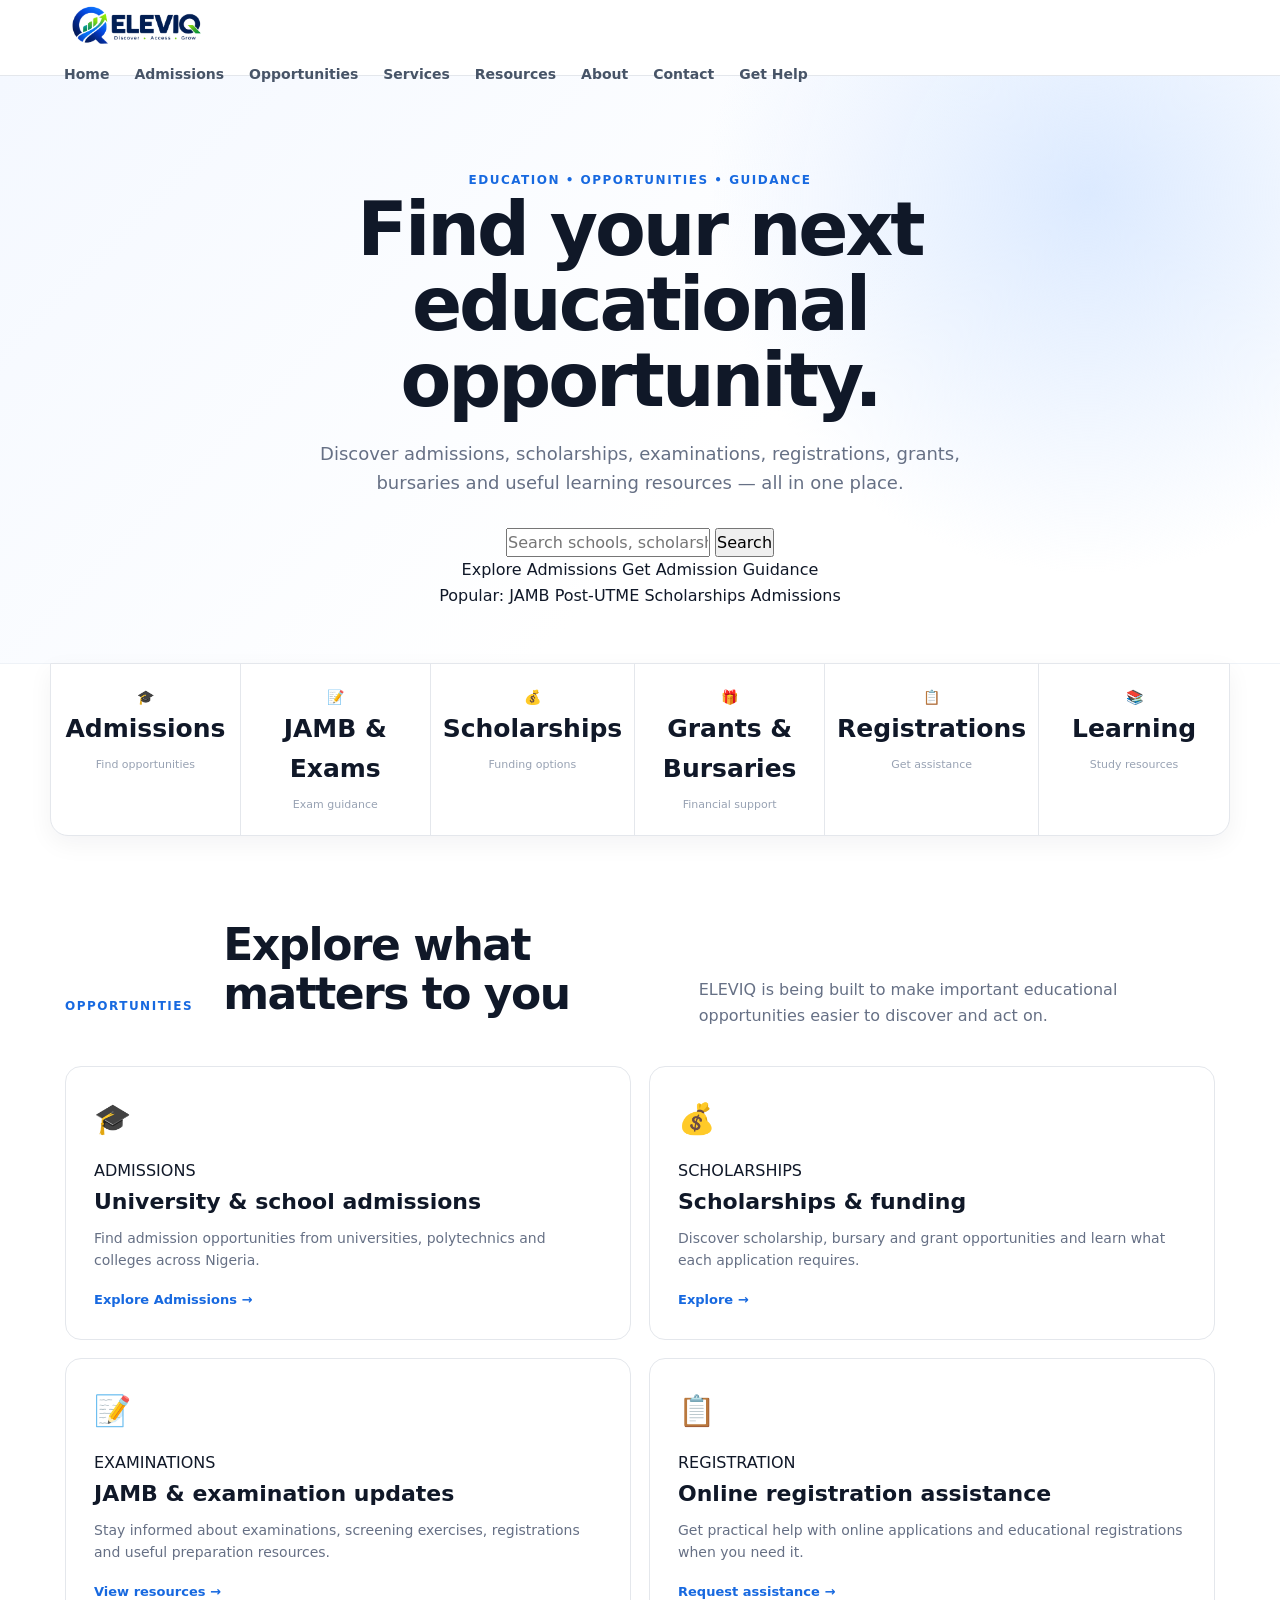
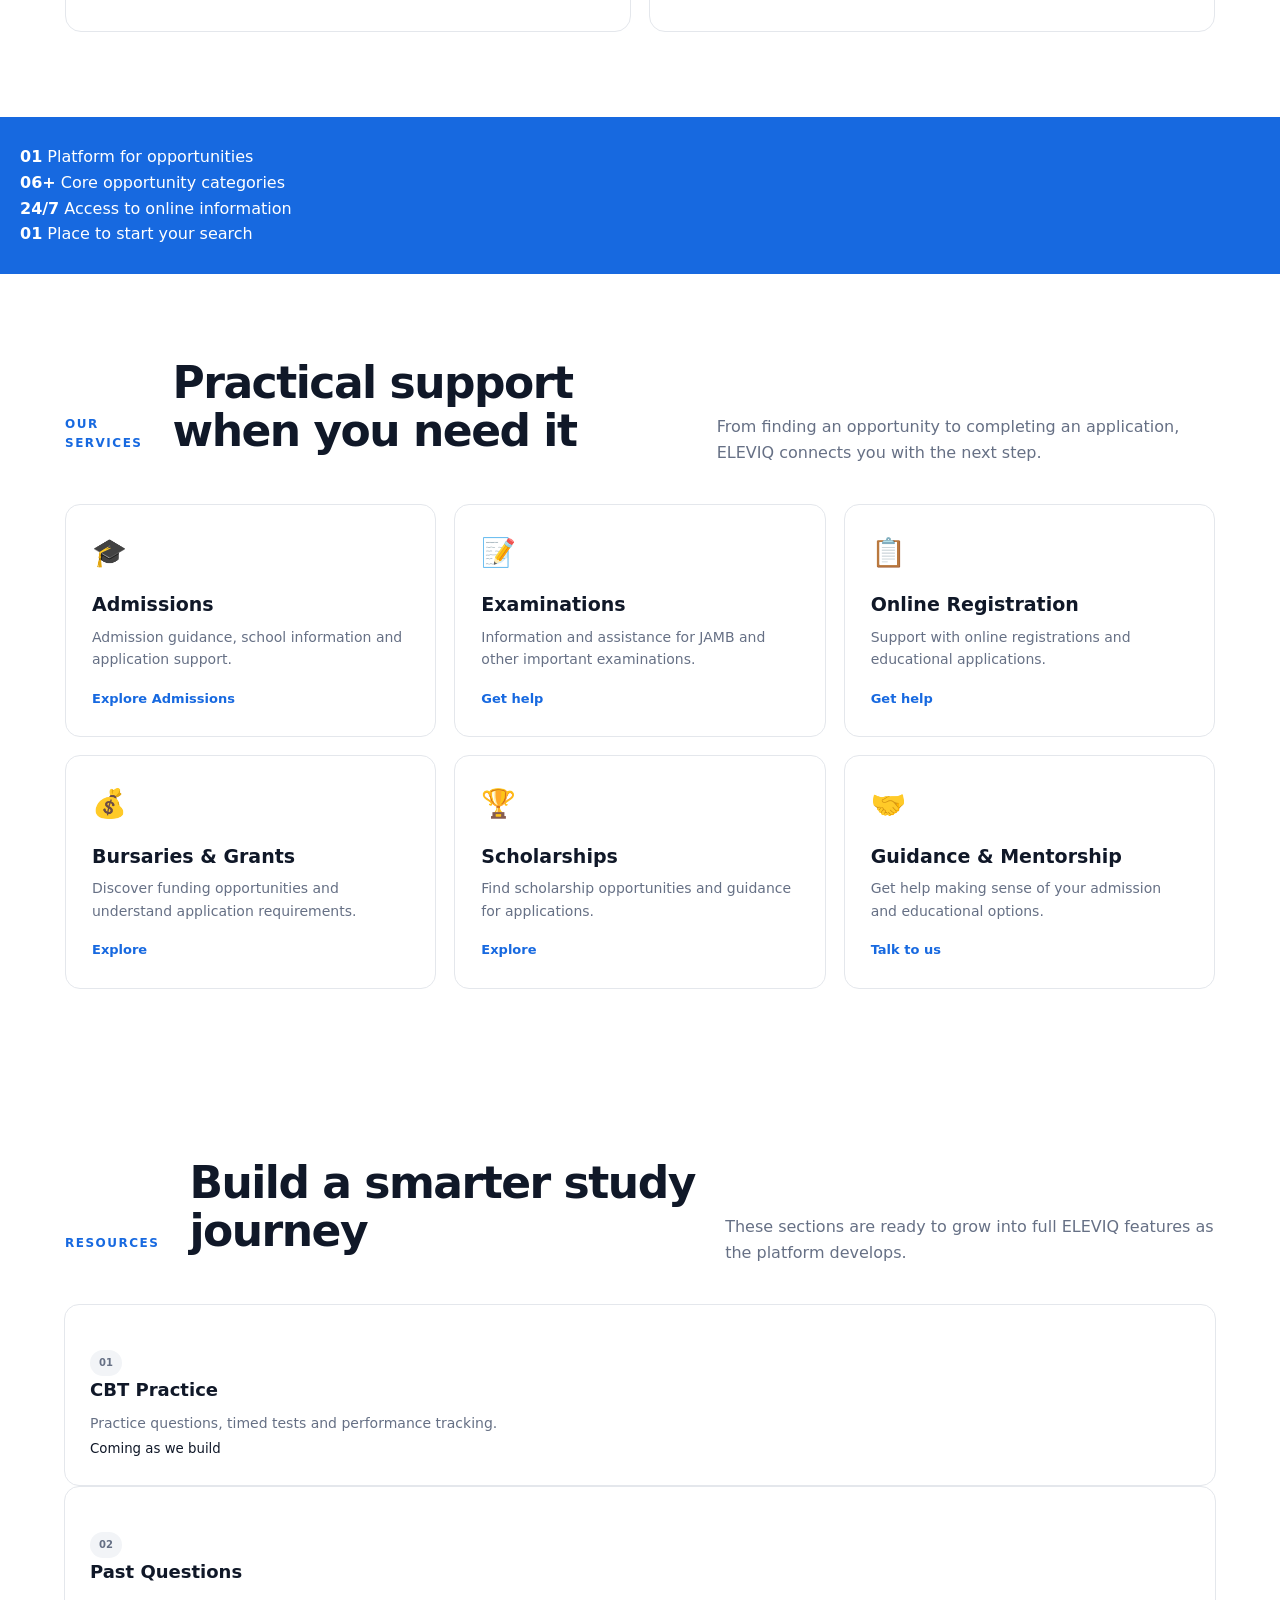
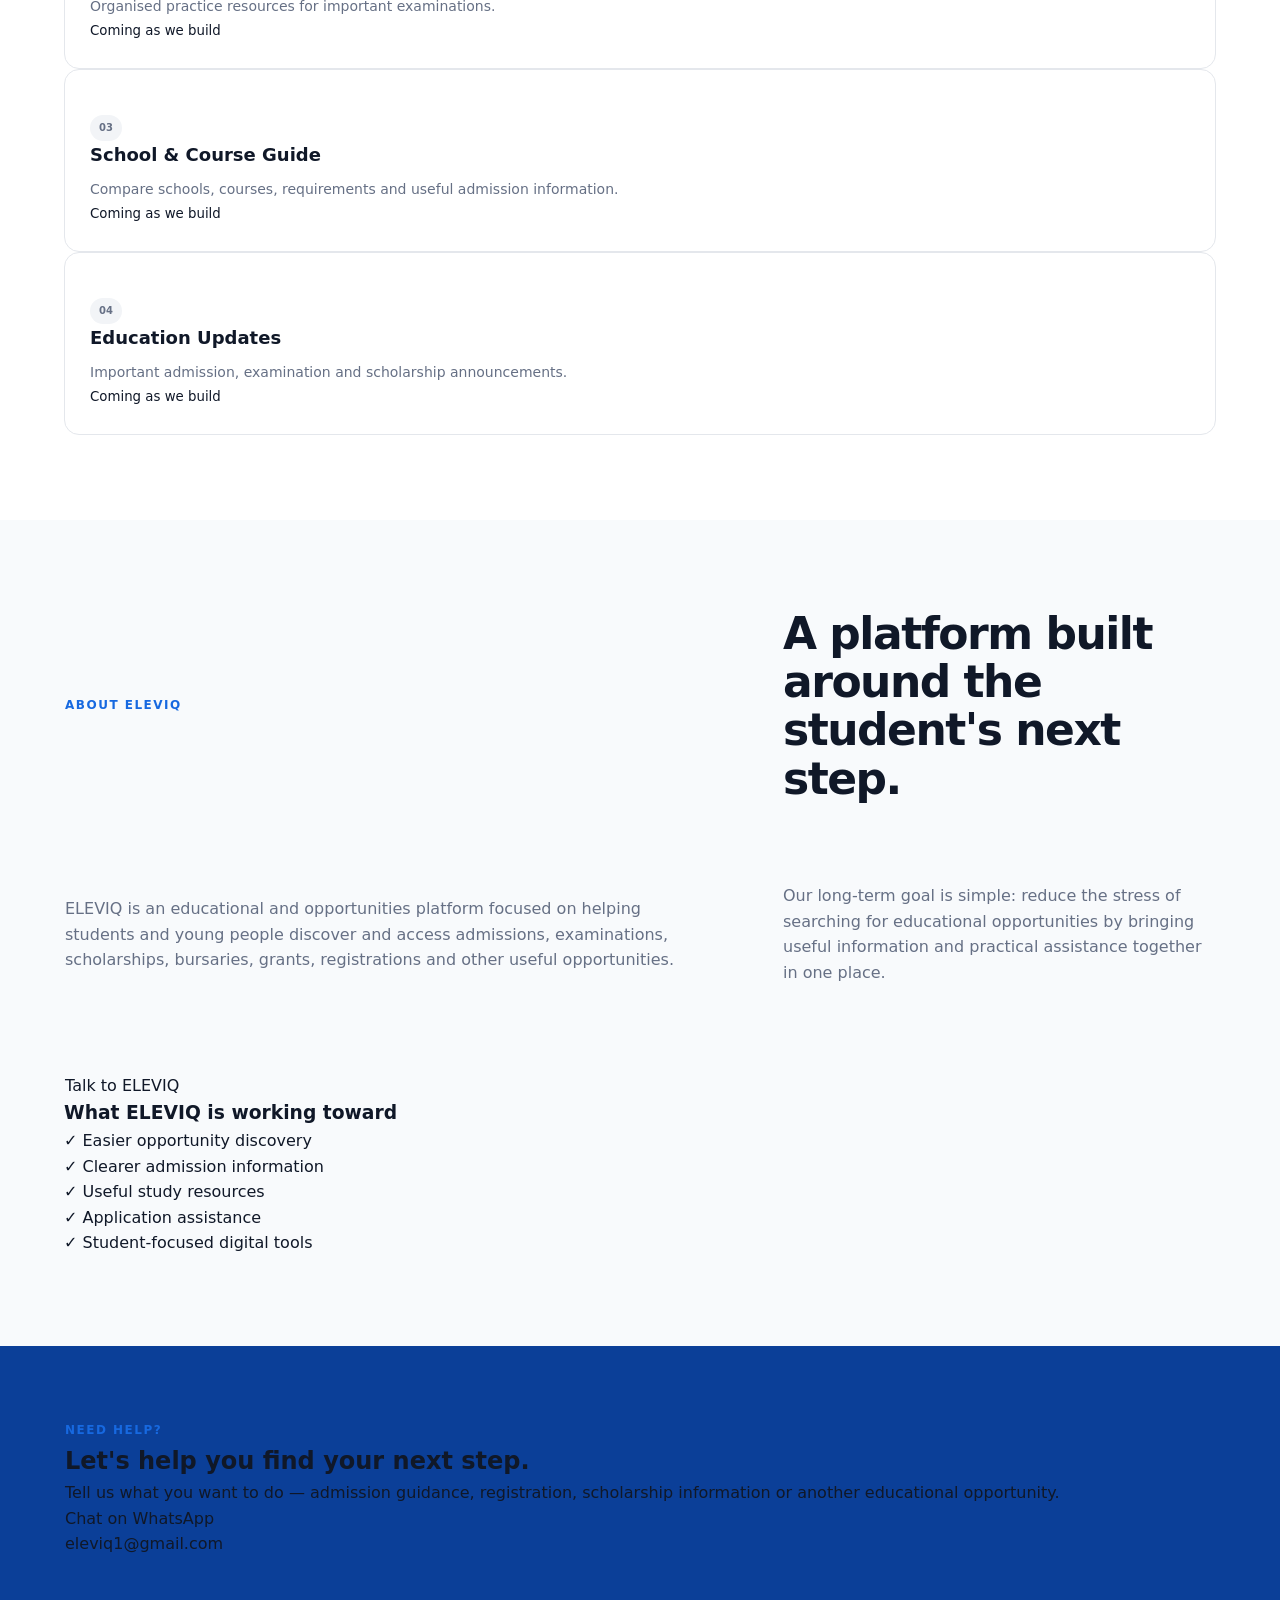
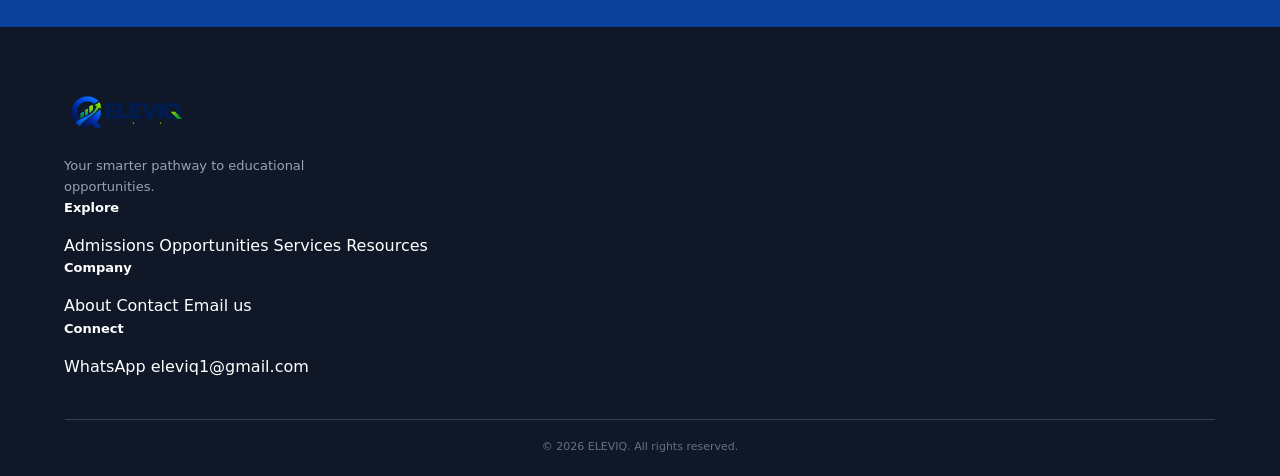
<file: index.html>
<!DOCTYPE html>
<html lang="en">
<head>
  <meta charset="UTF-8">
  <meta name="viewport" content="width=device-width, initial-scale=1.0">

  <title>ELEVIQ | Your Smarter Pathway to Opportunities</title>

  <meta name="description"
        content="Discover admissions, scholarships, examinations, registrations, grants, bursaries and useful learning resources with ELEVIQ.">

  <link rel="stylesheet" href="style.css">
</head>

<body>

  <!-- ================= NAVBAR ================= -->
  <header class="navbar">
    <div class="nav-container">

      <a href="index.html#home" class="logo">
        <img src="eleviq-logo.png" alt="ELEVIQ Logo">
      </a>

      <button
        class="menu-button"
        id="menuButton"
        aria-label="Open menu"
        aria-expanded="false"
        onclick="toggleMenu()">
        ☰
      </button>

      <nav class="nav-links" id="navLinks">
        <a href="index.html#home">Home</a>
        <a href="admissions.html">Admissions</a>
        <a href="index.html#opportunities">Opportunities</a>
        <a href="index.html#services">Services</a>
        <a href="index.html#resources">Resources</a>
        <a href="index.html#about">About</a>
        <a href="index.html#contact">Contact</a>

        <a
          href="https://wa.me/2349011582752"
          class="nav-help"
          target="_blank">
          Get Help
        </a>
      </nav>

    </div>
  </header>


  <!-- ================= HERO ================= -->
  <main>

    <section class="hero" id="home">

      <div class="hero-content">

        <span class="eyebrow">
          EDUCATION • OPPORTUNITIES • GUIDANCE
        </span>

        <h1>
          Find your next educational opportunity.
        </h1>

        <p>
          Discover admissions, scholarships, examinations,
          registrations, grants, bursaries and useful learning
          resources — all in one place.
        </p>

        <div class="hero-search">
          <input
            type="text"
            placeholder="Search schools, scholarships, admissions, courses..."
            aria-label="Search">

          <button type="button">
            Search
          </button>
        </div>

        <div class="hero-buttons">

          <a href="admissions.html" class="btn-primary">
            Explore Admissions
          </a>

          <a
            href="https://wa.me/2349011582752"
            class="btn-secondary"
            target="_blank">
            Get Admission Guidance
          </a>

        </div>

        <div class="popular-links">
          <span>Popular:</span>

          <a href="admissions.html">JAMB</a>
          <a href="admissions.html">Post-UTME</a>
          <a href="#opportunities">Scholarships</a>
          <a href="admissions.html">Admissions</a>
        </div>

      </div>

    </section>


    <!-- ================= CATEGORY STRIP ================= -->
    <section class="category-strip">

      <a href="admissions.html" class="category-card">
        <span>🎓</span>
        <strong>Admissions</strong>
        <small>Find opportunities</small>
      </a>

      <a href="#resources" class="category-card">
        <span>📝</span>
        <strong>JAMB & Exams</strong>
        <small>Exam guidance</small>
      </a>

      <a href="#opportunities" class="category-card">
        <span>💰</span>
        <strong>Scholarships</strong>
        <small>Funding options</small>
      </a>

      <a href="#opportunities" class="category-card">
        <span>🎁</span>
        <strong>Grants & Bursaries</strong>
        <small>Financial support</small>
      </a>

      <a href="#services" class="category-card">
        <span>📋</span>
        <strong>Registrations</strong>
        <small>Get assistance</small>
      </a>

      <a href="#resources" class="category-card">
        <span>📚</span>
        <strong>Learning</strong>
        <small>Study resources</small>
      </a>

    </section>


    <!-- ================= OPPORTUNITIES ================= -->
    <section class="section" id="opportunities">

      <div class="section-heading">

        <span class="eyebrow">
          OPPORTUNITIES
        </span>

        <h2>
          Explore what matters to you
        </h2>

        <p>
          ELEVIQ is being built to make important educational
          opportunities easier to discover and act on.
        </p>

      </div>


      <div class="opportunity-grid">

        <!-- ADMISSIONS -->
        <article class="opportunity-card">

          <div class="card-icon">🎓</div>

          <span class="card-label">
            ADMISSIONS
          </span>

          <h3>
            University & school admissions
          </h3>

          <p>
            Find admission opportunities from universities,
            polytechnics and colleges across Nigeria.
          </p>

          <a href="admissions.html">
            Explore Admissions →
          </a>

        </article>


        <!-- SCHOLARSHIPS -->
        <article class="opportunity-card">

          <div class="card-icon">💰</div>

          <span class="card-label">
            SCHOLARSHIPS
          </span>

          <h3>
            Scholarships & funding
          </h3>

          <p>
            Discover scholarship, bursary and grant opportunities
            and learn what each application requires.
          </p>

          <a href="#contact">
            Explore →
          </a>

        </article>


        <!-- EXAMS -->
        <article class="opportunity-card">

          <div class="card-icon">📝</div>

          <span class="card-label">
            EXAMINATIONS
          </span>

          <h3>
            JAMB & examination updates
          </h3>

          <p>
            Stay informed about examinations, screening exercises,
            registrations and useful preparation resources.
          </p>

          <a href="#resources">
            View resources →
          </a>

        </article>


        <!-- REGISTRATION -->
        <article class="opportunity-card">

          <div class="card-icon">📋</div>

          <span class="card-label">
            REGISTRATION
          </span>

          <h3>
            Online registration assistance
          </h3>

          <p>
            Get practical help with online applications and
            educational registrations when you need it.
          </p>

          <a
            href="https://wa.me/2349011582752"
            target="_blank">
            Request assistance →
          </a>

        </article>

      </div>

    </section>


    <!-- ================= STATS ================= -->
    <section class="stats-section">

      <div class="stat">
        <strong>01</strong>
        <span>Platform for opportunities</span>
      </div>

      <div class="stat">
        <strong>06+</strong>
        <span>Core opportunity categories</span>
      </div>

      <div class="stat">
        <strong>24/7</strong>
        <span>Access to online information</span>
      </div>

      <div class="stat">
        <strong>01</strong>
        <span>Place to start your search</span>
      </div>

    </section>


    <!-- ================= SERVICES ================= -->
    <section class="section" id="services">

      <div class="section-heading">

        <span class="eyebrow">
          OUR SERVICES
        </span>

        <h2>
          Practical support when you need it
        </h2>

        <p>
          From finding an opportunity to completing an application,
          ELEVIQ connects you with the next step.
        </p>

      </div>


      <div class="services-grid">

        <article class="service-card">

          <span>🎓</span>

          <h3>
            Admissions
          </h3>

          <p>
            Admission guidance, school information and
            application support.
          </p>

          <a href="admissions.html">
            Explore Admissions
          </a>

        </article>


        <article class="service-card">

          <span>📝</span>

          <h3>
            Examinations
          </h3>

          <p>
            Information and assistance for JAMB and other
            important examinations.
          </p>

          <a
            href="https://wa.me/2349011582752"
            target="_blank">
            Get help
          </a>

        </article>


        <article class="service-card">

          <span>📋</span>

          <h3>
            Online Registration
          </h3>

          <p>
            Support with online registrations and educational
            applications.
          </p>

          <a
            href="https://wa.me/2349011582752"
            target="_blank">
            Get help
          </a>

        </article>


        <article class="service-card">

          <span>💰</span>

          <h3>
            Bursaries & Grants
          </h3>

          <p>
            Discover funding opportunities and understand
            application requirements.
          </p>

          <a href="#opportunities">
            Explore
          </a>

        </article>


        <article class="service-card">

          <span>🏆</span>

          <h3>
            Scholarships
          </h3>

          <p>
            Find scholarship opportunities and guidance
            for applications.
          </p>

          <a href="#opportunities">
            Explore
          </a>

        </article>


        <article class="service-card">

          <span>🤝</span>

          <h3>
            Guidance & Mentorship
          </h3>

          <p>
            Get help making sense of your admission and
            educational options.
          </p>

          <a
            href="https://wa.me/2349011582752"
            target="_blank">
            Talk to us
          </a>

        </article>

      </div>

    </section>


    <!-- ================= RESOURCES ================= -->
    <section class="section" id="resources">

      <div class="section-heading">

        <span class="eyebrow">
          RESOURCES
        </span>

        <h2>
          Build a smarter study journey
        </h2>

        <p>
          These sections are ready to grow into full ELEVIQ
          features as the platform develops.
        </p>

      </div>


      <div class="resources-grid">

        <article class="resource-card">
          <span>01</span>
          <h3>CBT Practice</h3>
          <p>
            Practice questions, timed tests and
            performance tracking.
          </p>
          <small>Coming as we build</small>
        </article>


        <article class="resource-card">
          <span>02</span>
          <h3>Past Questions</h3>
          <p>
            Organised practice resources for important
            examinations.
          </p>
          <small>Coming as we build</small>
        </article>


        <article class="resource-card">
          <span>03</span>
          <h3>School & Course Guide</h3>
          <p>
            Compare schools, courses, requirements and
            useful admission information.
          </p>
          <small>Coming as we build</small>
        </article>


        <article class="resource-card">
          <span>04</span>
          <h3>Education Updates</h3>
          <p>
            Important admission, examination and scholarship
            announcements.
          </p>
          <small>Coming as we build</small>
        </article>

      </div>

    </section>


    <!-- ================= ABOUT ================= -->
    <section class="section about-section" id="about">

      <div class="about-content">

        <span class="eyebrow">
          ABOUT ELEVIQ
        </span>

        <h2>
          A platform built around the student's next step.
        </h2>

        <p>
          ELEVIQ is an educational and opportunities platform
          focused on helping students and young people discover
          and access admissions, examinations, scholarships,
          bursaries, grants, registrations and other useful
          opportunities.
        </p>

        <p>
          Our long-term goal is simple: reduce the stress of
          searching for educational opportunities by bringing
          useful information and practical assistance together
          in one place.
        </p>

        <a
          href="https://wa.me/2349011582752"
          target="_blank"
          class="btn-primary">
          Talk to ELEVIQ
        </a>

      </div>


      <div class="about-list">

        <h3>
          What ELEVIQ is working toward
        </h3>

        <p>✓ Easier opportunity discovery</p>
        <p>✓ Clearer admission information</p>
        <p>✓ Useful study resources</p>
        <p>✓ Application assistance</p>
        <p>✓ Student-focused digital tools</p>

      </div>

    </section>


    <!-- ================= CONTACT ================= -->
    <section class="contact-section" id="contact">

      <div class="contact-content">

        <span class="eyebrow">
          NEED HELP?
        </span>

        <h2>
          Let's help you find your next step.
        </h2>

        <p>
          Tell us what you want to do — admission guidance,
          registration, scholarship information or another
          educational opportunity.
        </p>

        <a
          href="https://wa.me/2349011582752"
          class="btn-primary"
          target="_blank">
          Chat on WhatsApp
        </a>

        <p class="email">
          eleviq1@gmail.com
        </p>

      </div>

    </section>

  </main>


  <!-- ================= FOOTER ================= -->
  <footer class="footer">

    <div class="footer-container">

      <div class="footer-brand">

        <a href="index.html#home" class="footer-logo">
          <img
            src="eleviq-logo.png"
            alt="ELEVIQ">
        </a>

        <p>
          Your smarter pathway to educational opportunities.
        </p>

      </div>


      <div class="footer-column">

        <h4>Explore</h4>

        <a href="admissions.html">
          Admissions
        </a>

        <a href="#opportunities">
          Opportunities
        </a>

        <a href="#services">
          Services
        </a>

        <a href="#resources">
          Resources
        </a>

      </div>


      <div class="footer-column">

        <h4>Company</h4>

        <a href="#about">
          About
        </a>

        <a href="#contact">
          Contact
        </a>

        <a href="mailto:eleviq1@gmail.com">
          Email us
        </a>

      </div>


      <div class="footer-column">

        <h4>Connect</h4>

        <a
          href="https://wa.me/2349011582752"
          target="_blank">
          WhatsApp
        </a>

        <a href="mailto:eleviq1@gmail.com">
          eleviq1@gmail.com
        </a>

      </div>

    </div>


    <div class="footer-bottom">
      © 2026 ELEVIQ. All rights reserved.
    </div>

  </footer>


  <!-- ================= JAVASCRIPT ================= -->
  <script>

    function toggleMenu(force) {

      const navLinks =
        document.getElementById("navLinks");

      const menuButton =
        document.getElementById("menuButton");

      const shouldOpen =
        typeof force === "boolean"
          ? force
          : !navLinks.classList.contains("active");

      navLinks.classList.toggle(
        "active",
        shouldOpen
      );

      menuButton.setAttribute(
        "aria-expanded",
        String(shouldOpen)
      );

    }


    document
      .querySelectorAll(".nav-links a")
      .forEach(function(link) {

        link.addEventListener(
          "click",
          function() {

            toggleMenu(false);

          }
        );

      });

  </script>

</body>
      </html>
</file>
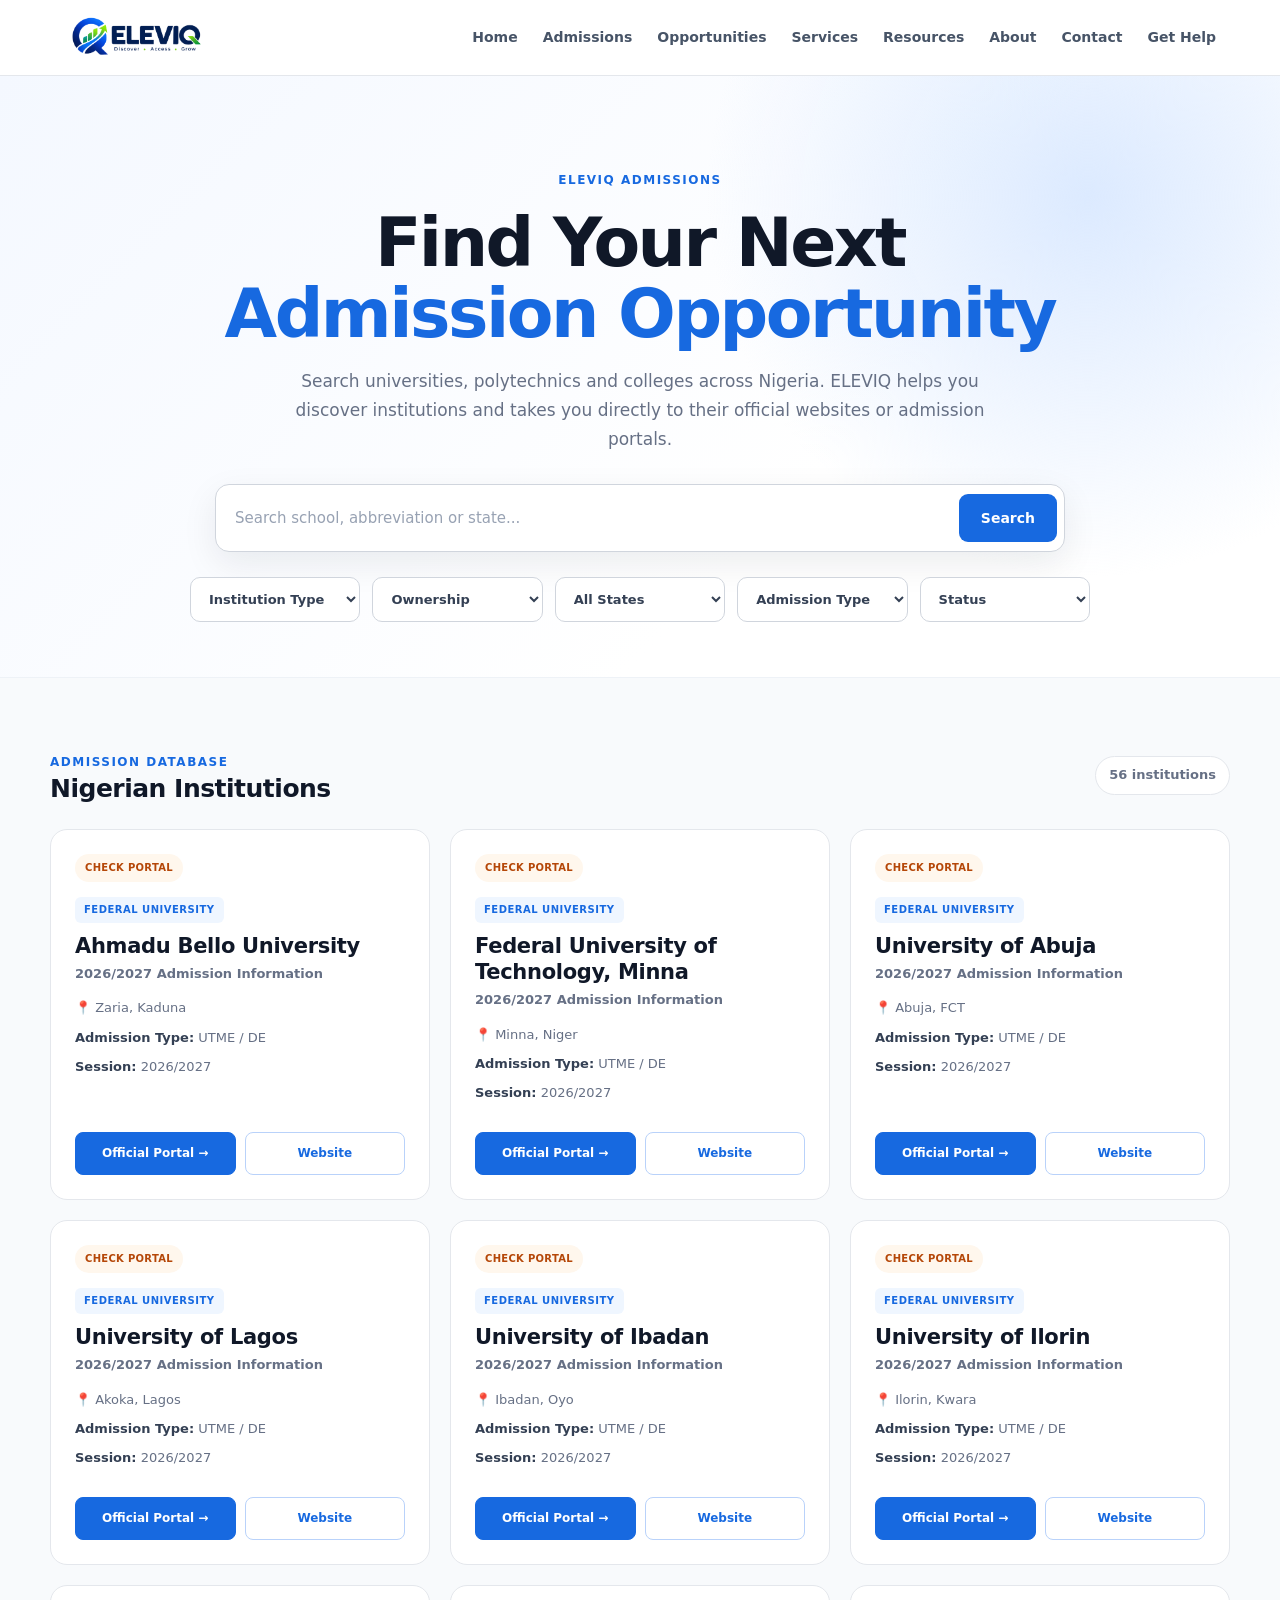
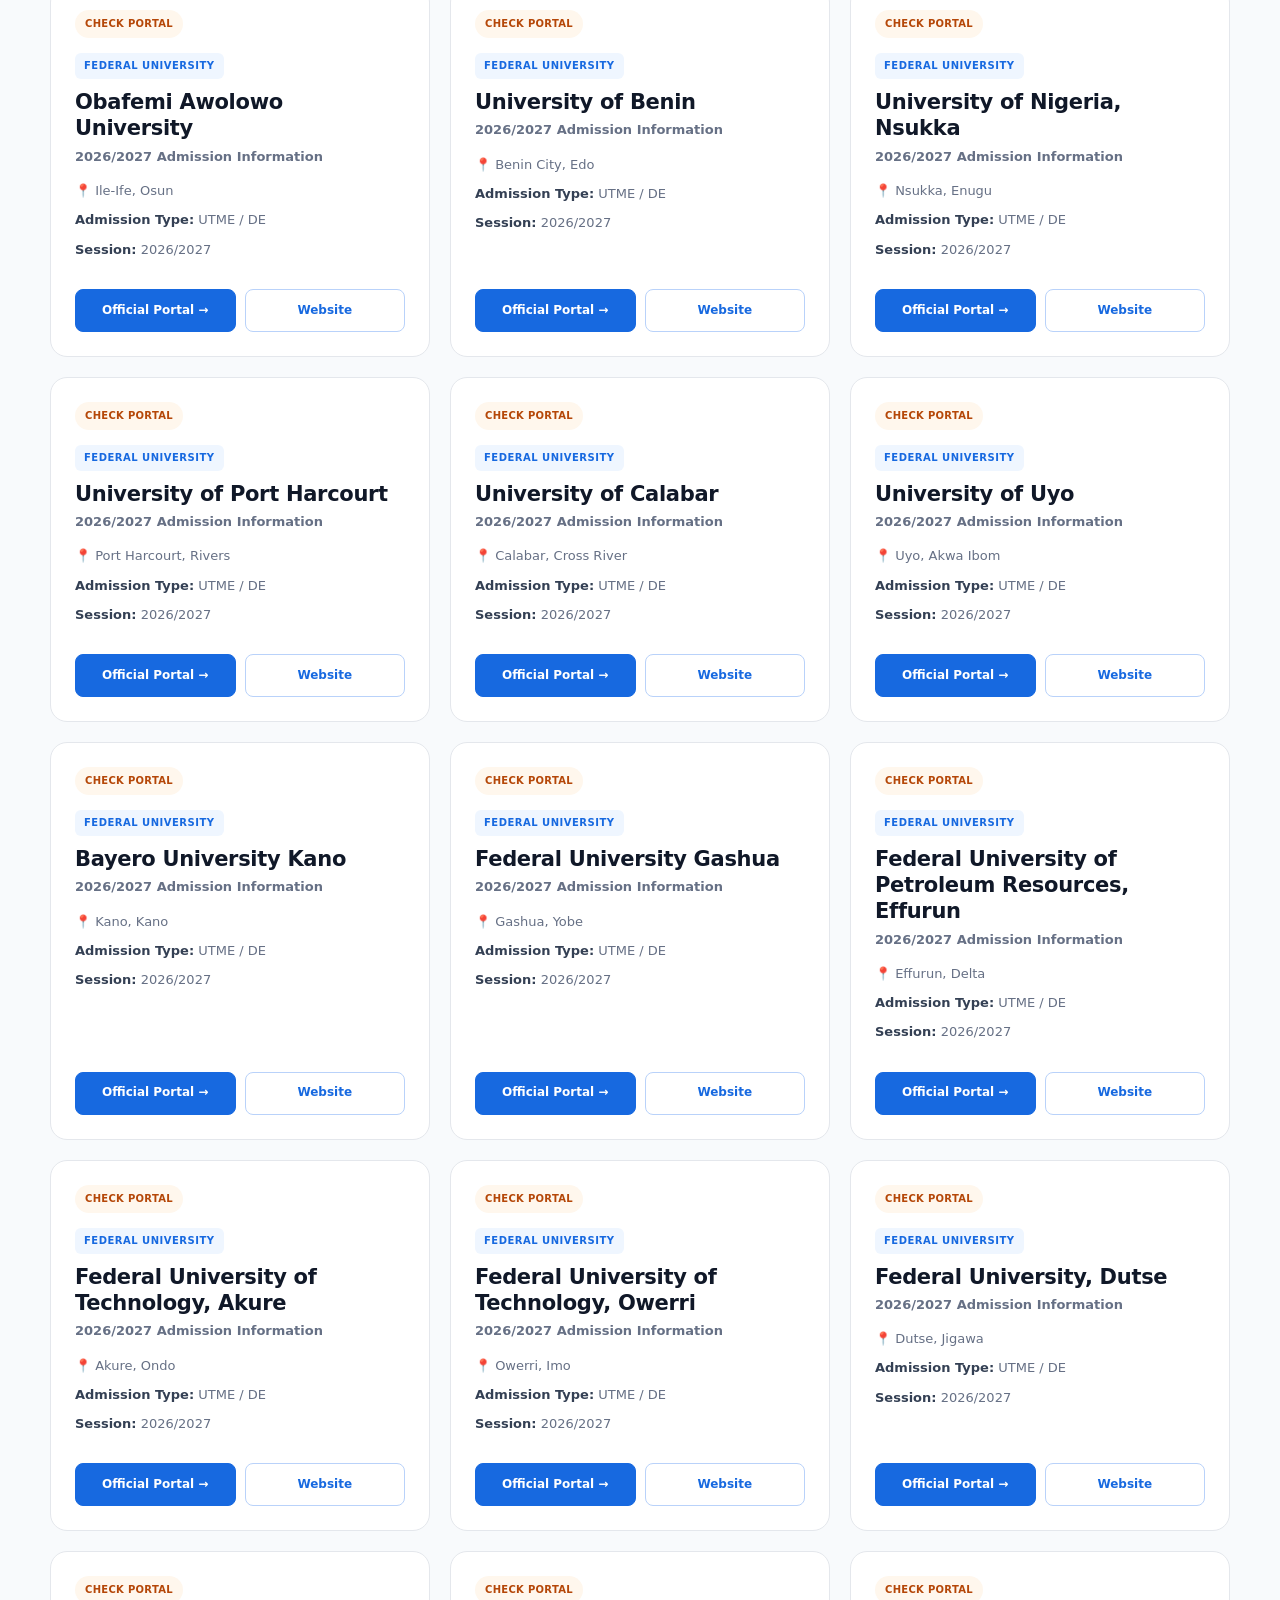
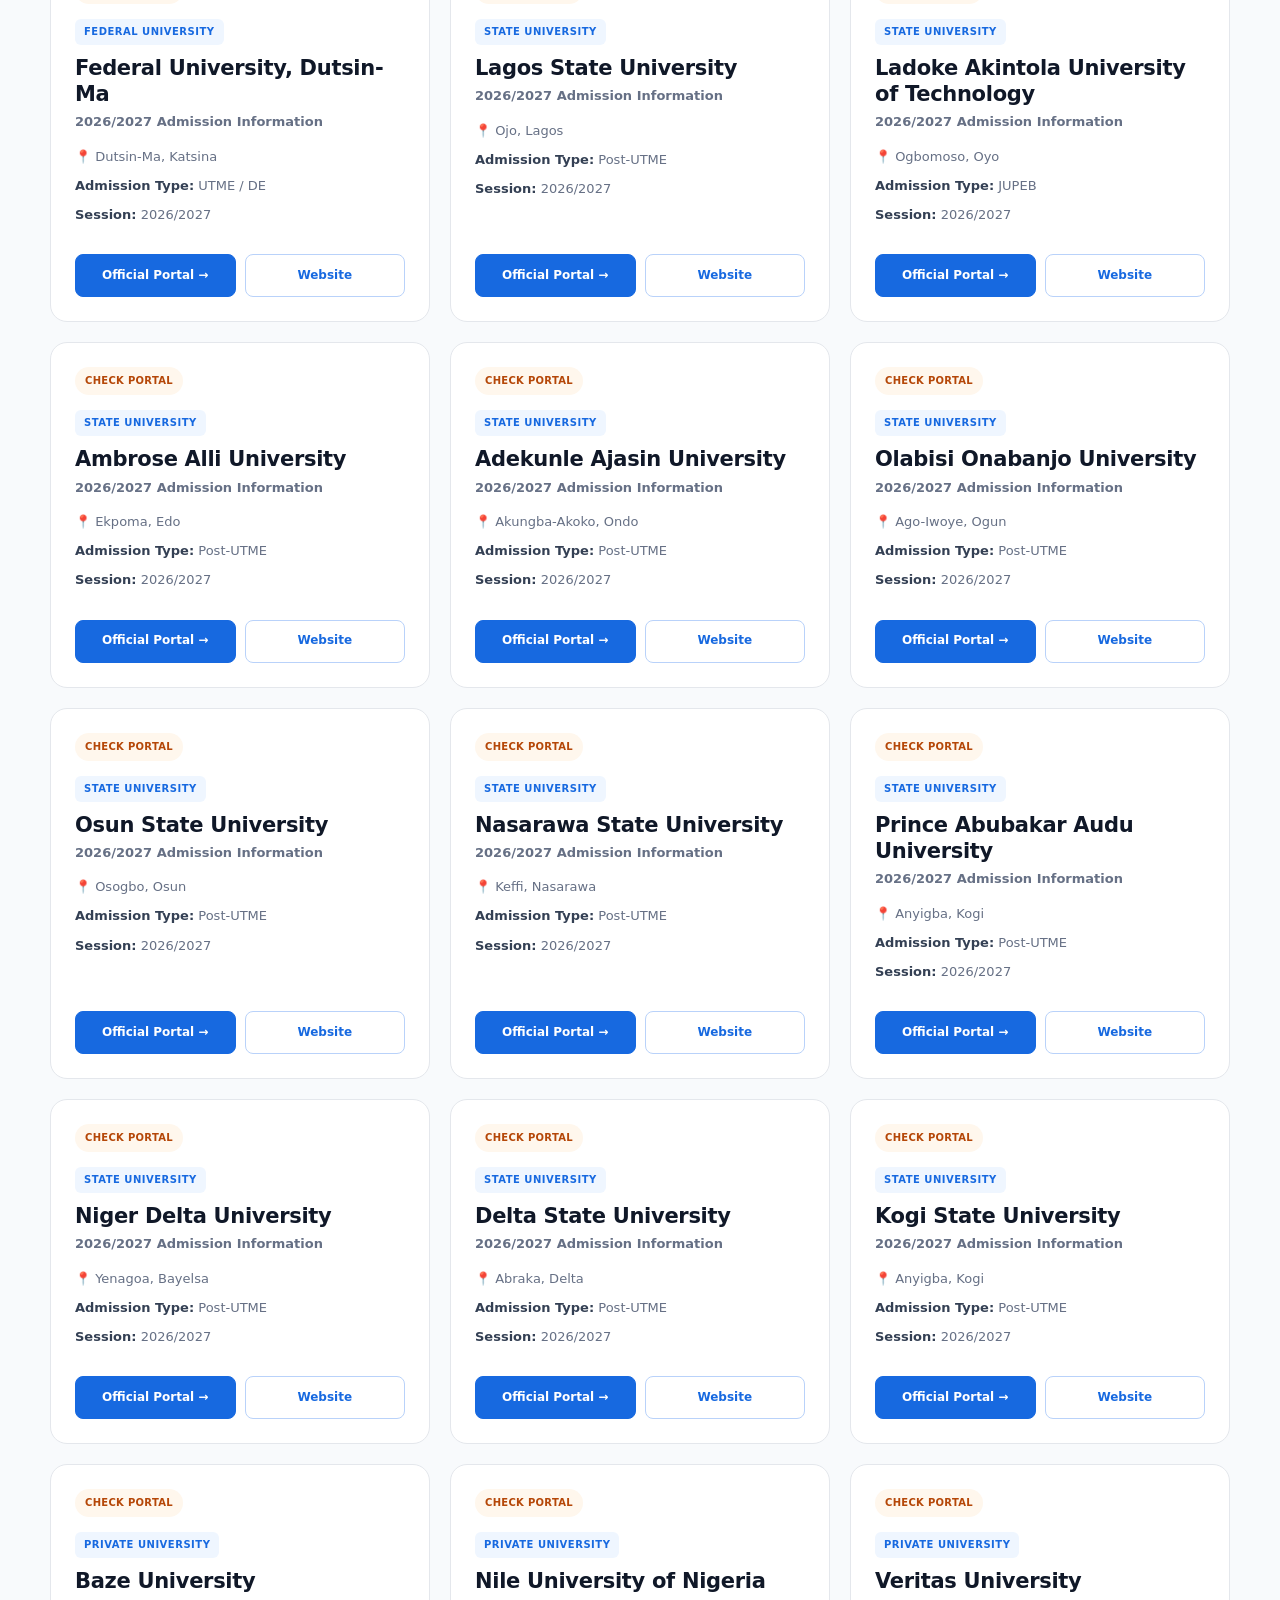
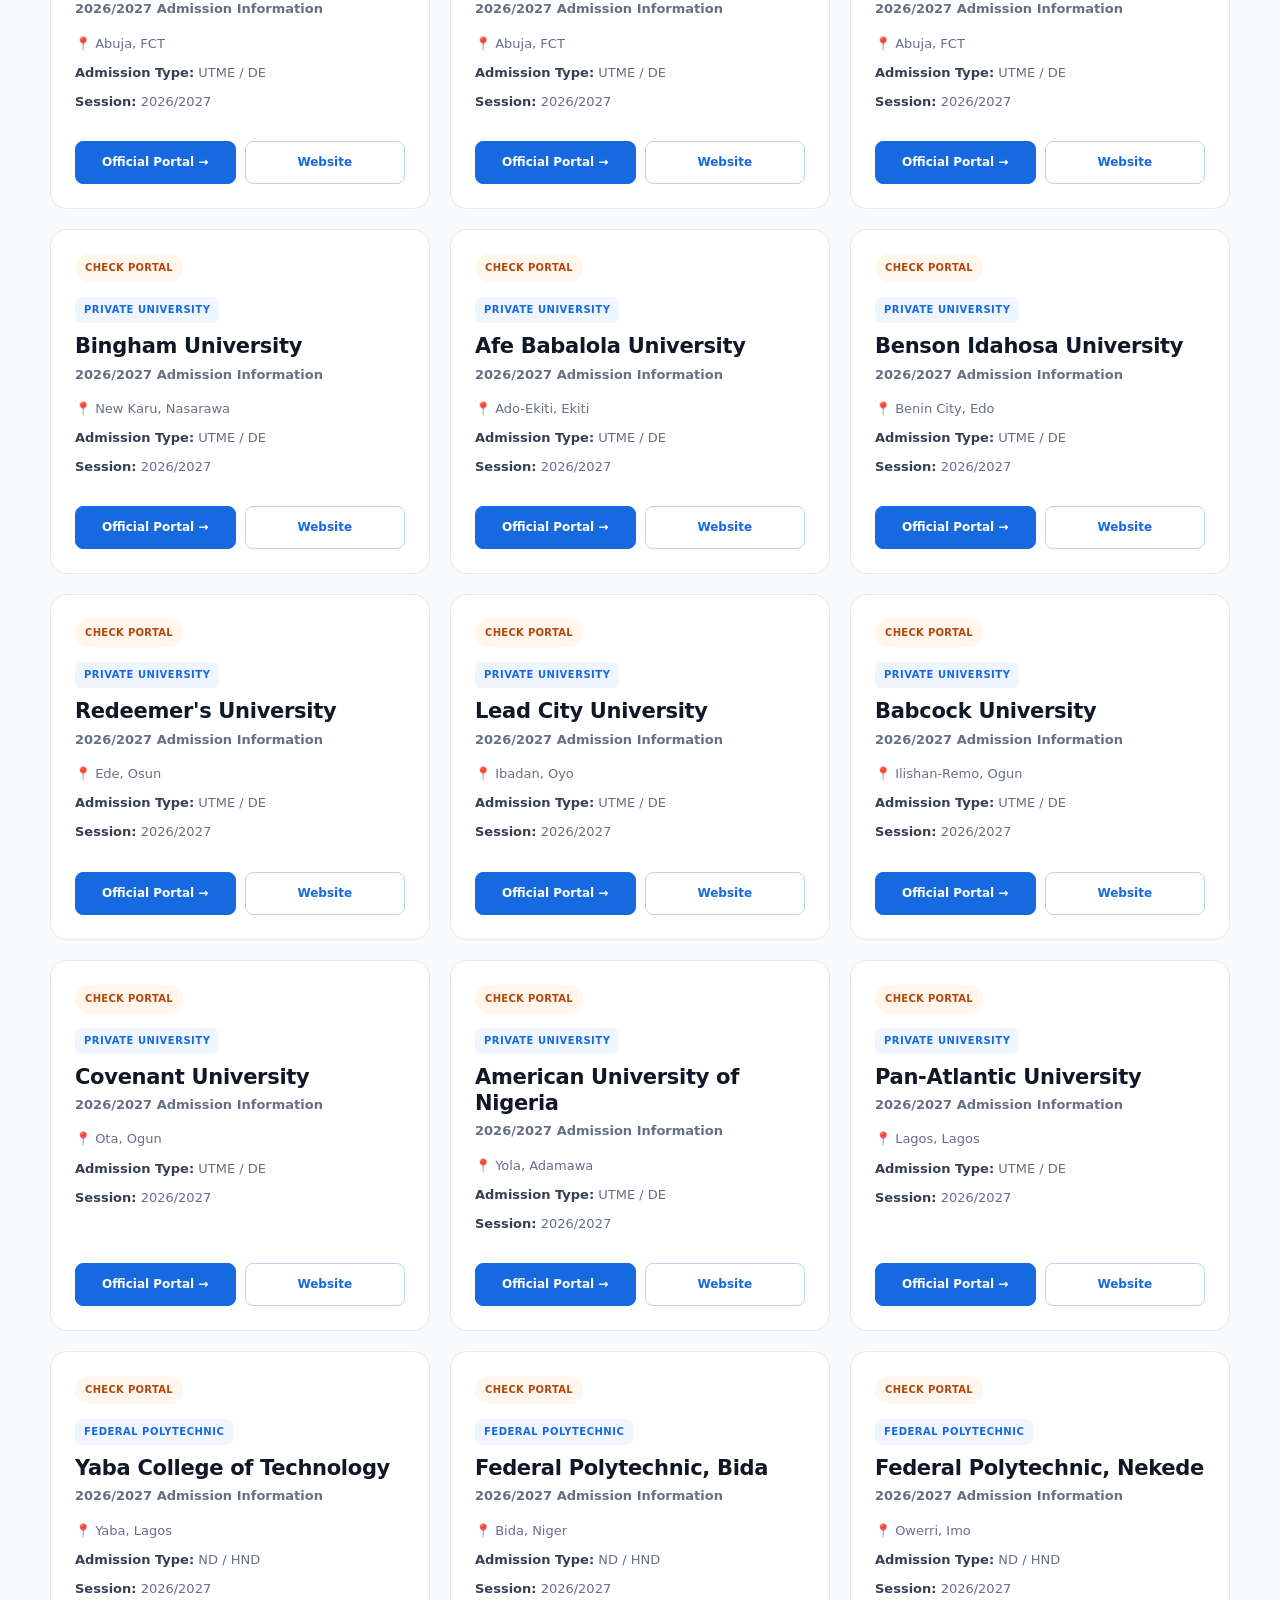
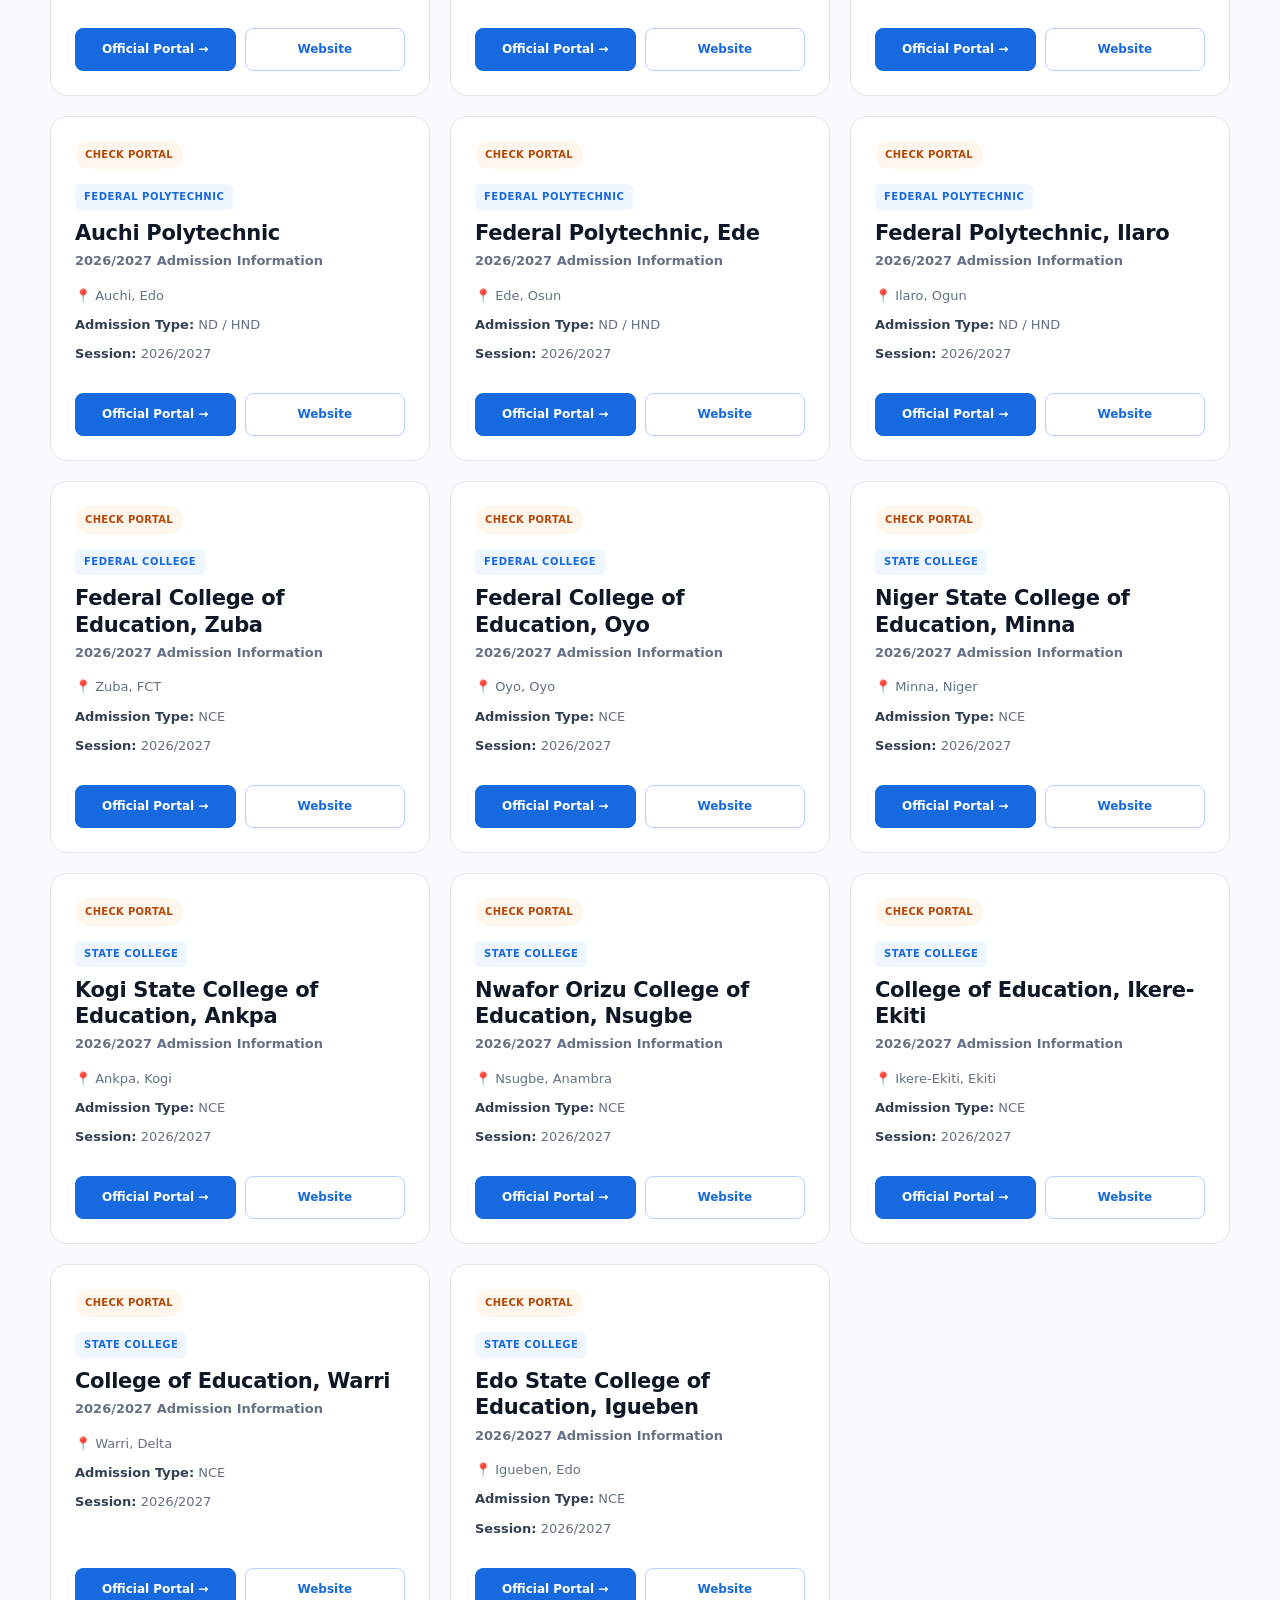
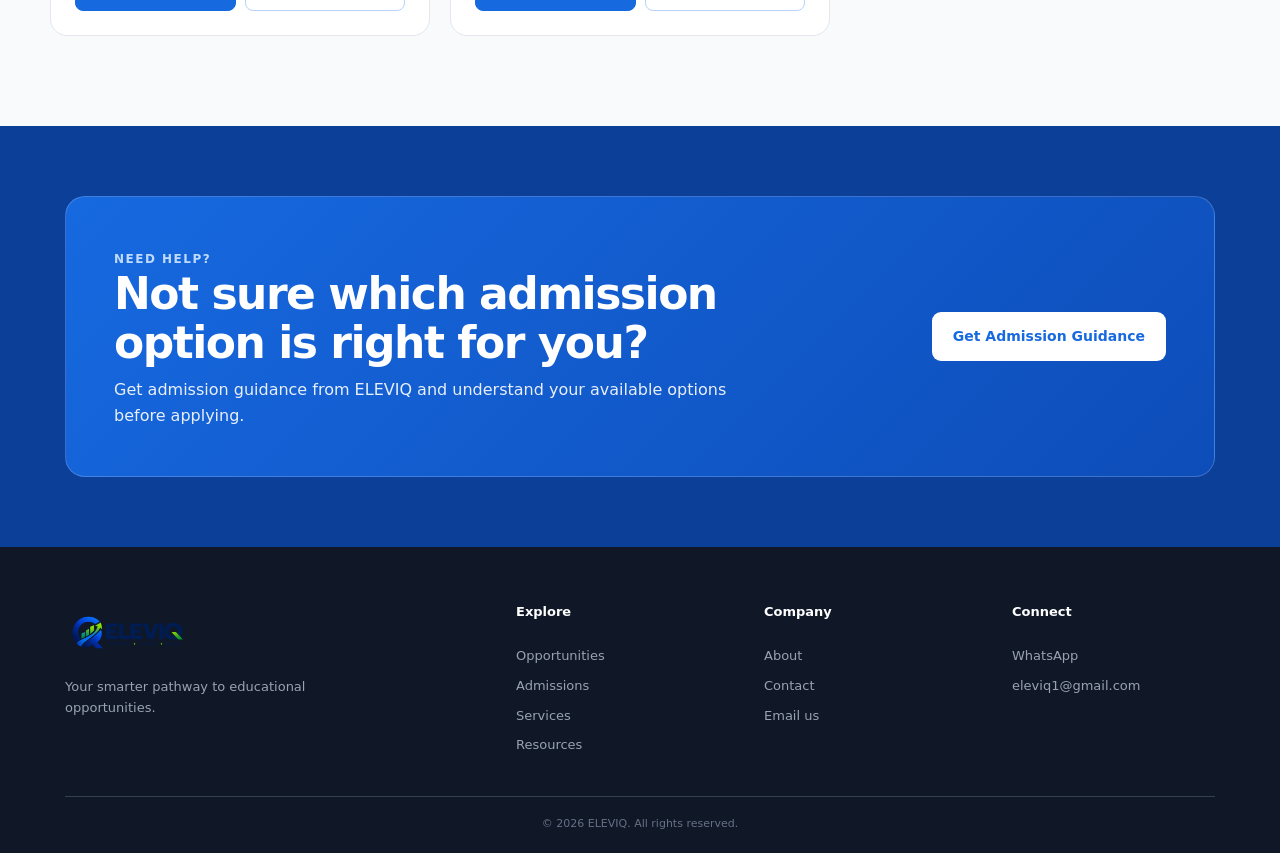
<file: admissions.html>
<!DOCTYPE html>
<html lang="en">

<head>

    <meta charset="UTF-8">

    <meta
        name="viewport"
        content="width=device-width, initial-scale=1.0"
    >

    <title>Admissions | ELEVIQ</title>

    <meta
        name="description"
        content="Find universities, polytechnics and colleges across Nigeria and access their official admission websites and portals."
    >

    <link
        rel="stylesheet"
        href="style.css"
    >

</head>

<body>


<!-- =========================================
     NAVBAR
========================================= -->

<header class="navbar">

    <a
        href="index.html#home"
        class="logo"
    >

        <img
            src="eleviq-logo.png"
            alt="ELEVIQ Logo"
        >

    </a>


    <div class="nav-actions">

        <nav
            class="nav-links"
            id="admissionNavLinks"
        >

            <a href="index.html#home">
                Home
            </a>

            <a href="admissions.html">
                Admissions
            </a>

            <a href="index.html#opportunities">
                Opportunities
            </a>

            <a href="index.html#services">
                Services
            </a>

            <a href="index.html#resources">
                Resources
            </a>

            <a href="index.html#about">
                About
            </a>

            <a href="index.html#contact">
                Contact
            </a>

            <a
                href="https://wa.me/2349011582752"
                target="_blank"
                rel="noopener noreferrer"
                class="login-link"
            >
                Get Help
            </a>

        </nav>


        <button
            class="menu-button"
            id="admissionMenuButton"
            aria-label="Open menu"
            aria-expanded="false"
            type="button"
        >
            ☰
        </button>

    </div>

</header>



<!-- =========================================
     MAIN
========================================= -->

<main>


<!-- =========================================
     ADMISSIONS HERO
========================================= -->

<section class="admissions-hero">

    <div class="hero-content">

        <span class="eyebrow">
            ELEVIQ ADMISSIONS
        </span>


        <h1>
            Find Your Next
            <span>Admission Opportunity</span>
        </h1>


        <p>
            Search universities, polytechnics and colleges
            across Nigeria. ELEVIQ helps you discover
            institutions and takes you directly to their
            official websites or admission portals.
        </p>


        <!-- SEARCH -->

        <div class="admission-search">

            <input
                type="text"
                id="admissionSearch"
                placeholder="Search school, abbreviation or state..."
                autocomplete="off"
            >

            <button
                type="button"
                id="admissionSearchButton"
            >
                Search
            </button>

        </div>


        <!-- FILTERS -->

        <div class="admission-filters">


            <select id="institutionFilter">

                <option value="">
                    Institution Type
                </option>

                <option value="university">
                    University
                </option>

                <option value="polytechnic">
                    Polytechnic
                </option>

                <option value="college">
                    College
                </option>

            </select>


            <select id="ownershipFilter">

                <option value="">
                    Ownership
                </option>

                <option value="federal">
                    Federal
                </option>

                <option value="state">
                    State
                </option>

                <option value="private">
                    Private
                </option>

            </select>


            <select id="stateFilter">

                <option value="">
                    All States
                </option>

            </select>


            <select id="admissionTypeFilter">

                <option value="">
                    Admission Type
                </option>

                <option value="utme">
                    UTME / DE
                </option>

                <option value="post-utme">
                    Post-UTME
                </option>

                <option value="jupeb">
                    JUPEB
                </option>

                <option value="pre-degree">
                    Pre-degree
                </option>

                <option value="nd">
                    ND / HND
                </option>

                <option value="nce">
                    NCE
                </option>

            </select>


            <select id="statusFilter">

                <option value="">
                    Status
                </option>

                <option value="open">
                    Open
                </option>

                <option value="closed">
                    Closed
                </option>

                <option value="check">
                    Check Portal
                </option>

            </select>

        </div>

    </div>

</section>



<!-- =========================================
     ADMISSION DIRECTORY
========================================= -->

<section class="admissions-directory">

    <div class="admissions-directory-container">


        <div class="admission-result-header">

            <div>

                <span class="section-kicker">
                    ADMISSION DATABASE
                </span>

                <h2>
                    Nigerian Institutions
                </h2>

            </div>


            <div
                class="admission-result-count"
                id="admissionResultCount"
            >
                0 institutions
            </div>

        </div>


        <!-- CARDS GENERATED BY JAVASCRIPT -->

        <div
            class="admission-grid"
            id="admissionGrid"
        ></div>


        <!-- NO RESULTS -->

        <div
            class="no-results"
            id="noAdmissions"
        >

            <h3>
                No institutions found
            </h3>

            <p>
                Try changing your search or filters.
            </p>

        </div>

    </div>

</section>



<!-- =========================================
     GUIDANCE
========================================= -->

<section class="contact-section">

    <div class="contact-box">

        <div>

            <span class="eyebrow light-text">
                NEED HELP?
            </span>

            <h2>
                Not sure which admission option
                is right for you?
            </h2>

            <p>
                Get admission guidance from ELEVIQ
                and understand your available options
                before applying.
            </p>

        </div>


        <div class="contact-actions">

            <a
                href="https://wa.me/2349011582752"
                class="btn white"
                target="_blank"
                rel="noopener noreferrer"
            >
                Get Admission Guidance
            </a>

        </div>

    </div>

</section>


</main>



<!-- =========================================
     FOOTER
========================================= -->

<footer class="footer">

    <div class="footer-grid">


        <div>

            <a
                href="index.html"
                class="footer-logo"
            >

                <img
                    src="eleviq-logo.png"
                    alt="ELEVIQ"
                >

            </a>

            <p>
                Your smarter pathway to educational
                opportunities.
            </p>

        </div>


        <div>

            <h4>
                Explore
            </h4>

            <a href="index.html#opportunities">
                Opportunities
            </a>

            <a href="admissions.html">
                Admissions
            </a>

            <a href="index.html#services">
                Services
            </a>

            <a href="index.html#resources">
                Resources
            </a>

        </div>


        <div>

            <h4>
                Company
            </h4>

            <a href="index.html#about">
                About
            </a>

            <a href="index.html#contact">
                Contact
            </a>

            <a href="mailto:eleviq1@gmail.com">
                Email us
            </a>

        </div>


        <div>

            <h4>
                Connect
            </h4>

            <a
                href="https://wa.me/2349011582752"
                target="_blank"
                rel="noopener noreferrer"
            >
                WhatsApp
            </a>

            <a href="mailto:eleviq1@gmail.com">
                eleviq1@gmail.com
            </a>

        </div>

    </div>


    <div class="footer-bottom">

        © 2026 ELEVIQ. All rights reserved.

    </div>

</footer>



<!-- =========================================
     ADMISSIONS JAVASCRIPT
========================================= -->

<script src="admissions.js"></script>

</body>

</html>
</file>
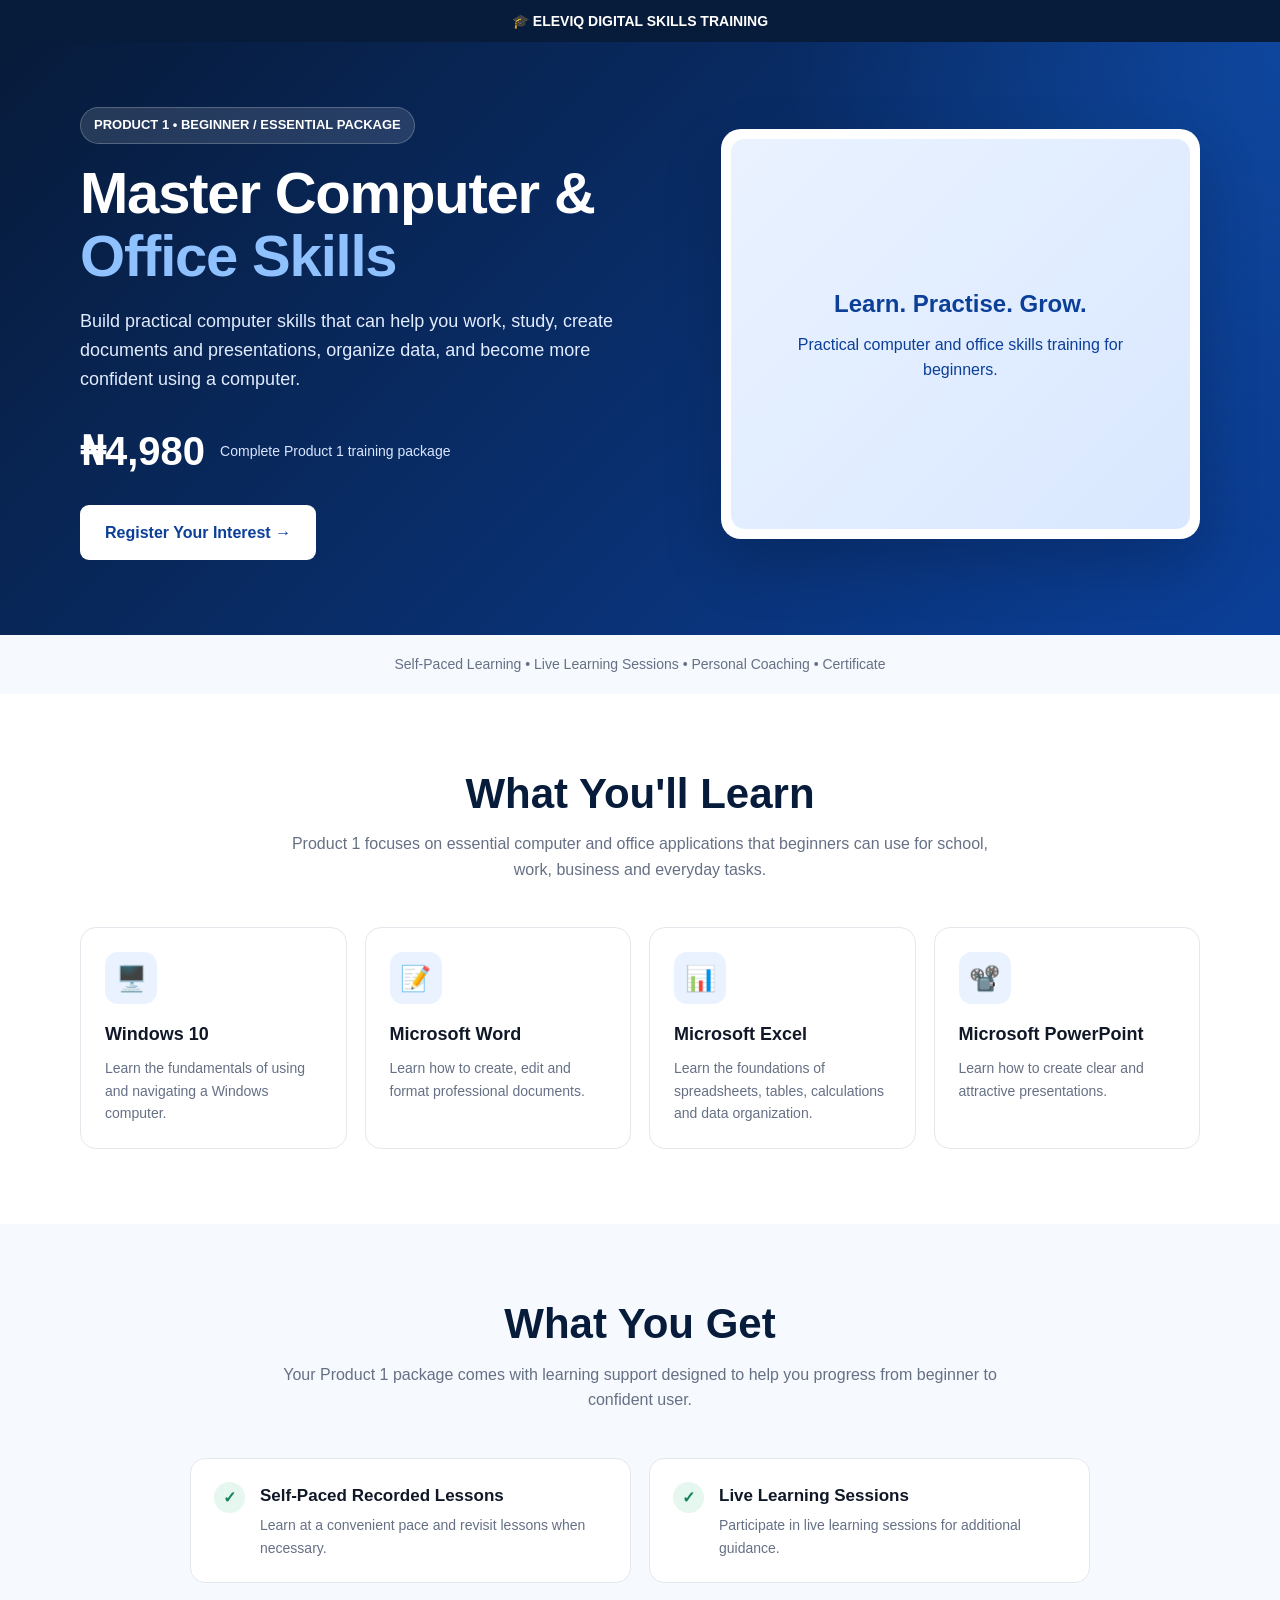
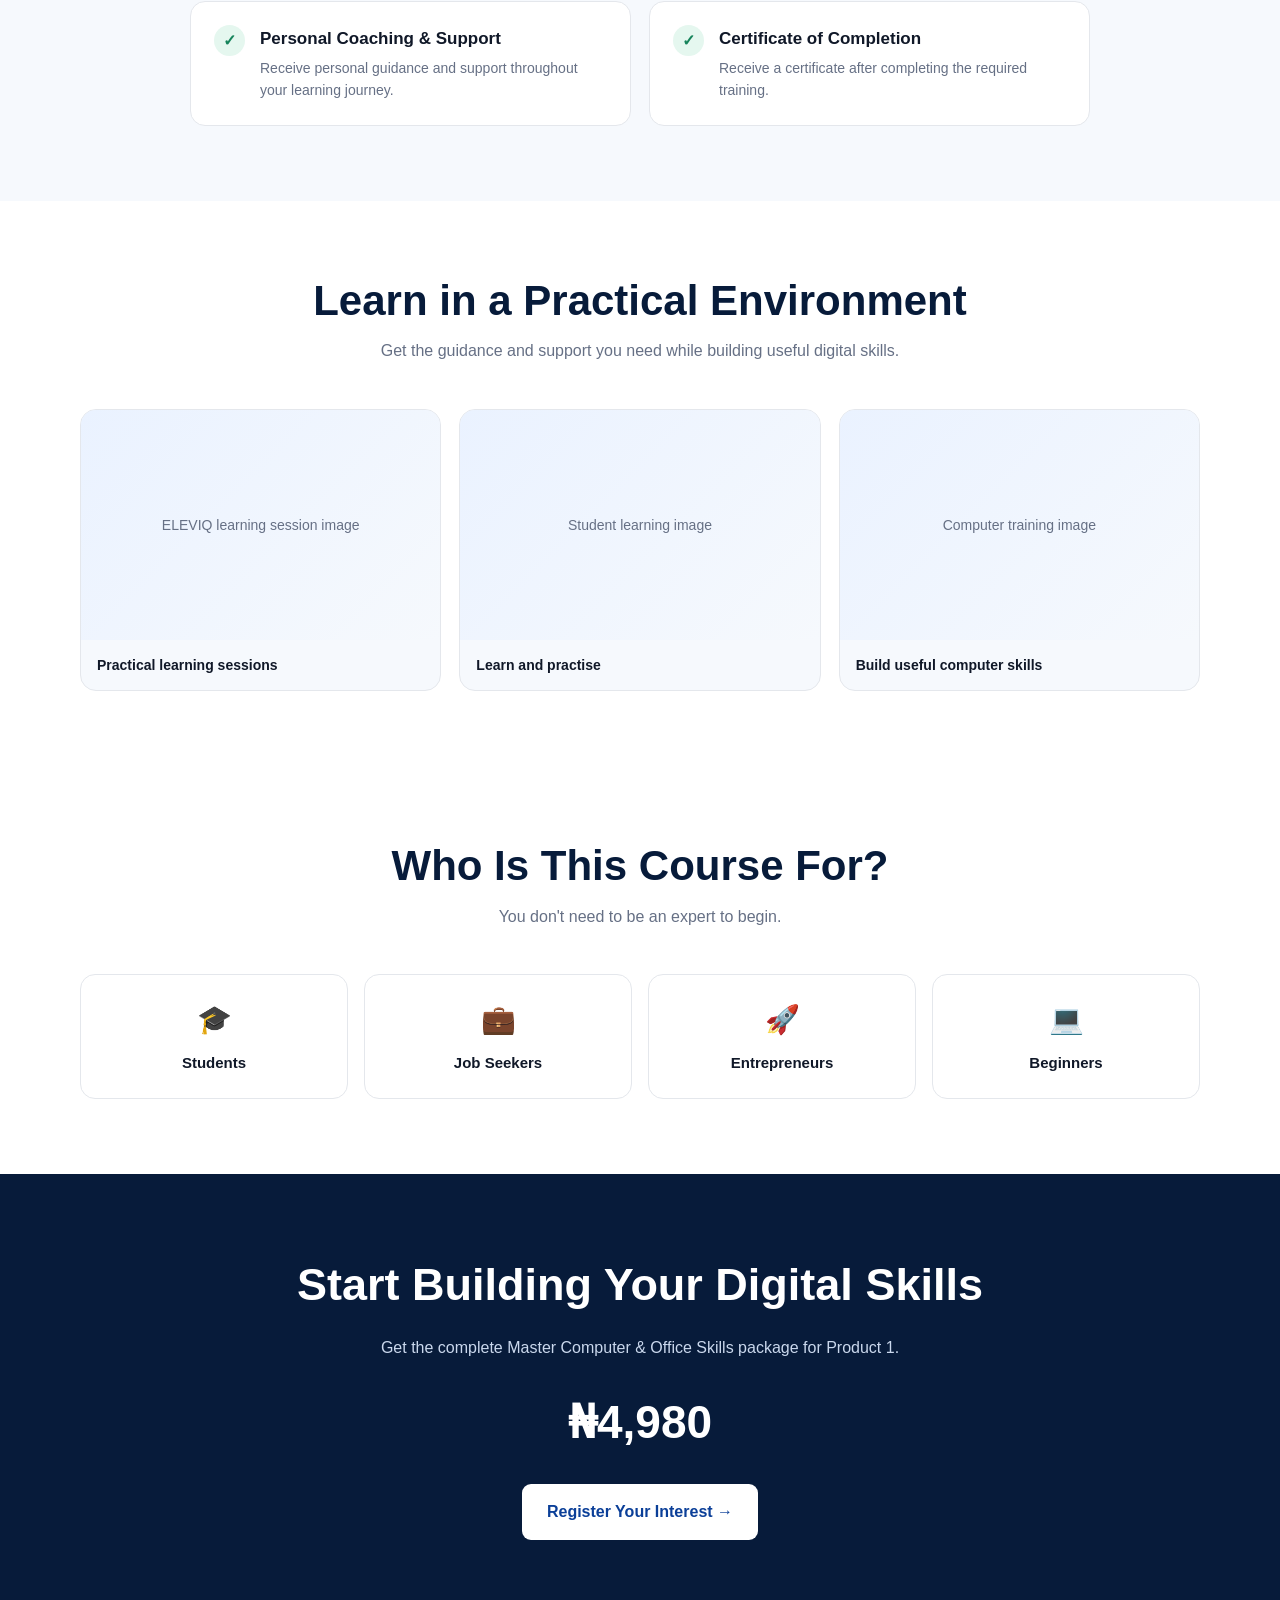
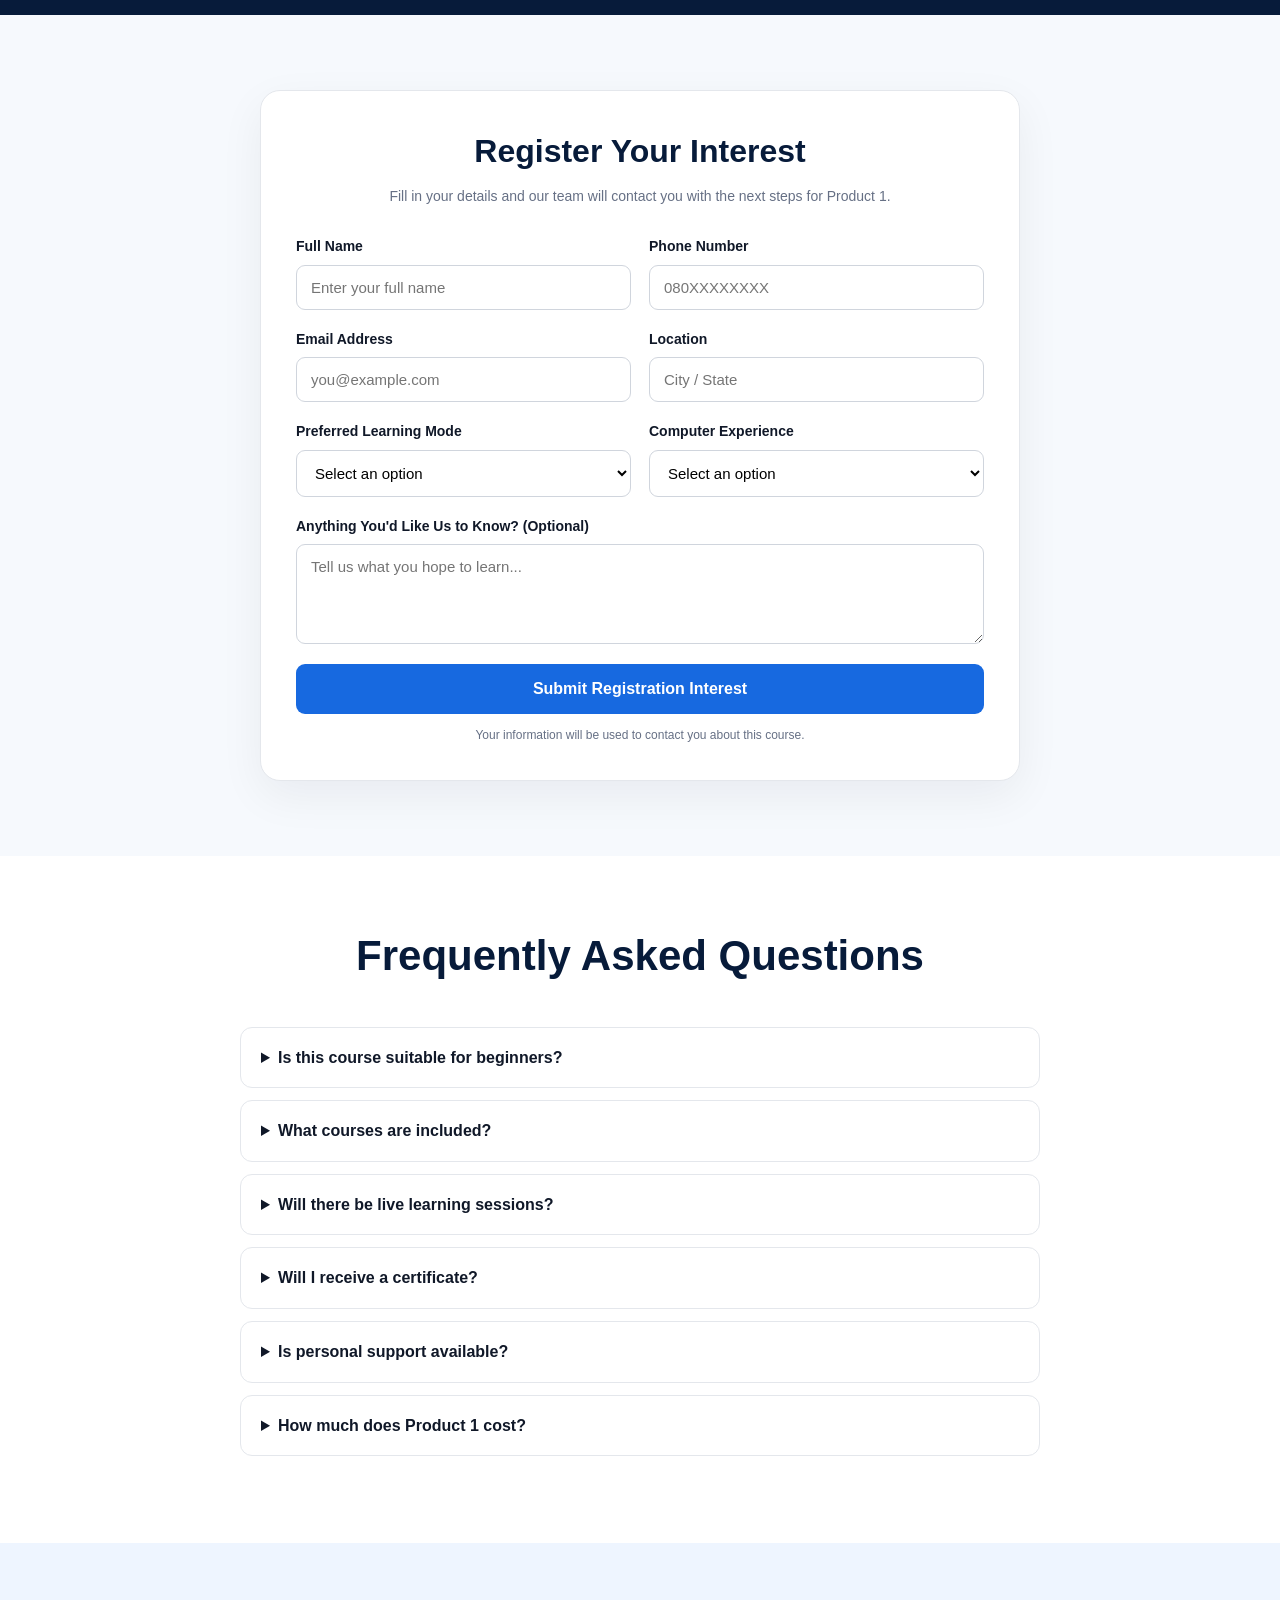
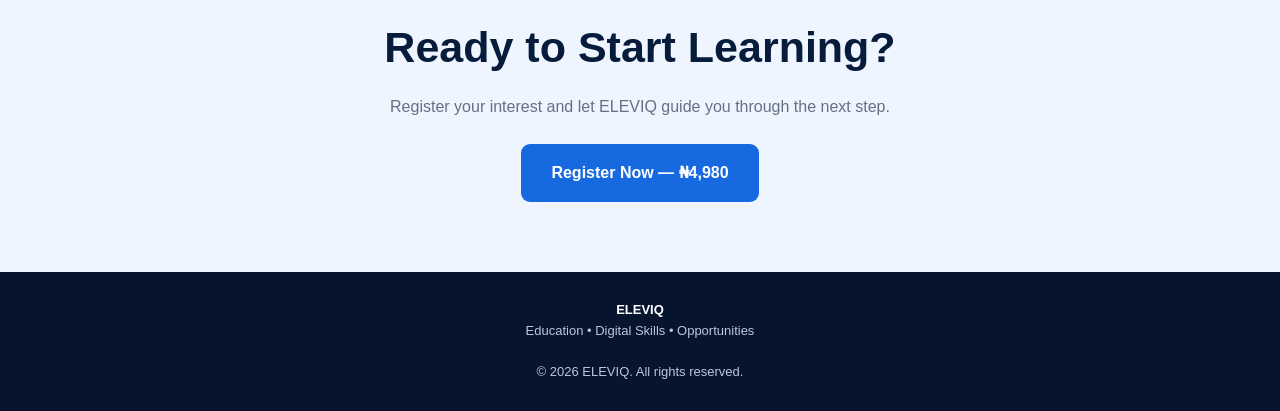
<file: product1.html>
<!DOCTYPE html>
<html lang="en">
<head>
  <meta charset="UTF-8">
  <meta name="viewport" content="width=device-width, initial-scale=1.0">

  <title>Master Computer & Office Skills | ELEVIQ</title>

  <meta
    name="description"
    content="Master essential computer and office skills with ELEVIQ. Learn Windows 10, Microsoft Word, Excel and PowerPoint for ₦4,980."
  >

  <style>
    /* ================================
       PRODUCT 1 LANDING PAGE
       ELEVIQ
       ================================ */

    * {
      margin: 0;
      padding: 0;
      box-sizing: border-box;
    }

    :root {
      --blue: #1769e0;
      --blue-dark: #0b3f98;
      --navy: #071b3a;
      --green: #16845b;
      --green-dark: #0d6847;
      --white: #ffffff;
      --black: #101828;
      --gray: #667085;
      --light: #f6f9fd;
      --border: #e4e7ec;
      --yellow: #fdb022;
    }

    html {
      scroll-behavior: smooth;
    }

    body {
      font-family: Arial, Helvetica, sans-serif;
      color: var(--black);
      background: var(--white);
      line-height: 1.6;
    }

    a {
      text-decoration: none;
    }

    img {
      max-width: 100%;
      display: block;
    }

    .p1-container {
      width: min(1120px, 92%);
      margin: 0 auto;
    }

    /* ================================
       TOP BAR
       ================================ */

    .p1-topbar {
      background: var(--navy);
      color: white;
      text-align: center;
      padding: 10px 15px;
      font-size: 14px;
      font-weight: 600;
    }

    /* ================================
       HERO
       ================================ */

    .p1-hero {
      background:
        radial-gradient(circle at top right, rgba(23,105,224,.35), transparent 35%),
        linear-gradient(135deg, #071b3a, #0b3f98);
      color: white;
      padding: 65px 0 75px;
    }

    .p1-hero-grid {
      display: grid;
      grid-template-columns: 1.1fr .9fr;
      gap: 55px;
      align-items: center;
    }

    .p1-label {
      display: inline-block;
      padding: 7px 13px;
      border-radius: 30px;
      background: rgba(255,255,255,.12);
      border: 1px solid rgba(255,255,255,.22);
      font-size: 13px;
      font-weight: 700;
      margin-bottom: 18px;
    }

    .p1-hero h1 {
      font-size: clamp(38px, 5vw, 58px);
      line-height: 1.08;
      letter-spacing: -1.2px;
      margin-bottom: 20px;
    }

    .p1-hero h1 span {
      color: #8fc1ff;
    }

    .p1-hero-description {
      color: #e2ecff;
      font-size: 18px;
      max-width: 650px;
      margin-bottom: 25px;
    }

    .p1-price-row {
      display: flex;
      align-items: center;
      gap: 15px;
      flex-wrap: wrap;
      margin: 22px 0;
    }

    .p1-price {
      font-size: 40px;
      font-weight: 800;
    }

    .p1-price-label {
      color: #d9e6ff;
      font-size: 14px;
    }

    .p1-main-button {
      display: inline-block;
      padding: 15px 25px;
      background: white;
      color: var(--blue-dark);
      border-radius: 9px;
      font-weight: 800;
      transition: .2s;
    }

    .p1-main-button:hover {
      transform: translateY(-2px);
    }

    /* HERO IMAGE CARD */

    .p1-hero-image {
      background: white;
      border-radius: 20px;
      padding: 10px;
      box-shadow: 0 25px 60px rgba(0,0,0,.18);
    }

    .p1-hero-image img {
      width: 100%;
      height: 390px;
      object-fit: cover;
      border-radius: 14px;
    }

    .p1-image-placeholder {
      height: 390px;
      border-radius: 14px;
      background:
        linear-gradient(
          135deg,
          #eaf2ff,
          #d9e8ff
        );
      display: flex;
      align-items: center;
      justify-content: center;
      text-align: center;
      padding: 30px;
      color: var(--blue-dark);
    }

    .p1-image-placeholder strong {
      display: block;
      font-size: 24px;
      margin-bottom: 8px;
    }

    /* ================================
       TRUST STRIP
       ================================ */

    .p1-trust {
      background: var(--light);
      padding: 18px 0;
      text-align: center;
    }

    .p1-trust p {
      color: var(--gray);
      font-size: 14px;
    }

    /* ================================
       SECTION
       ================================ */

    .p1-section {
      padding: 75px 0;
    }

    .p1-heading {
      text-align: center;
      max-width: 720px;
      margin: 0 auto 45px;
    }

    .p1-heading h2 {
      color: var(--navy);
      font-size: clamp(29px, 4vw, 42px);
      line-height: 1.2;
      margin-bottom: 12px;
    }

    .p1-heading p {
      color: var(--gray);
    }

    /* ================================
       COURSE CARDS
       ================================ */

    .p1-course-grid {
      display: grid;
      grid-template-columns: repeat(4, 1fr);
      gap: 18px;
    }

    .p1-course-card {
      border: 1px solid var(--border);
      border-radius: 16px;
      padding: 24px;
      background: white;
      transition: .2s;
    }

    .p1-course-card:hover {
      transform: translateY(-4px);
      box-shadow: 0 15px 35px rgba(16,24,40,.08);
    }

    .p1-course-icon {
      width: 52px;
      height: 52px;
      display: grid;
      place-items: center;
      background: #eaf2ff;
      border-radius: 13px;
      font-size: 25px;
      margin-bottom: 16px;
    }

    .p1-course-card h3 {
      font-size: 18px;
      margin-bottom: 8px;
    }

    .p1-course-card p {
      color: var(--gray);
      font-size: 14px;
    }

    /* ================================
       BENEFITS
       ================================ */

    .p1-benefits-section {
      background: var(--light);
    }

    .p1-benefits {
      display: grid;
      grid-template-columns: repeat(2, 1fr);
      gap: 18px;
      max-width: 900px;
      margin: auto;
    }

    .p1-benefit {
      background: white;
      border: 1px solid var(--border);
      border-radius: 15px;
      padding: 23px;
      display: flex;
      gap: 15px;
    }

    .p1-check {
      width: 31px;
      height: 31px;
      min-width: 31px;
      border-radius: 50%;
      display: grid;
      place-items: center;
      background: #e5f7ef;
      color: var(--green);
      font-weight: 800;
    }

    .p1-benefit h3 {
      font-size: 17px;
      margin-bottom: 5px;
    }

    .p1-benefit p {
      color: var(--gray);
      font-size: 14px;
    }

    /* ================================
       LEARNER / CLASS IMAGE SECTION
       ================================ */

    .p1-gallery {
      display: grid;
      grid-template-columns: repeat(3, 1fr);
      gap: 18px;
    }

    .p1-gallery-card {
      border-radius: 16px;
      overflow: hidden;
      background: var(--light);
      border: 1px solid var(--border);
    }

    .p1-gallery-placeholder {
      height: 230px;
      display: flex;
      align-items: center;
      justify-content: center;
      text-align: center;
      padding: 25px;
      background: linear-gradient(135deg, #eaf2ff, #f6f9fd);
      color: var(--gray);
      font-size: 14px;
    }

    .p1-gallery-caption {
      padding: 14px 16px;
      font-size: 14px;
      font-weight: 700;
    }

    /* ================================
       WHO IT IS FOR
       ================================ */

    .p1-audience {
      display: grid;
      grid-template-columns: repeat(4, 1fr);
      gap: 16px;
    }

    .p1-audience-card {
      text-align: center;
      border: 1px solid var(--border);
      border-radius: 15px;
      padding: 23px 15px;
    }

    .p1-audience-card .icon {
      font-size: 28px;
      margin-bottom: 8px;
    }

    .p1-audience-card h3 {
      font-size: 15px;
    }

    /* ================================
       OFFER
       ================================ */

    .p1-offer {
      background: var(--navy);
      color: white;
    }

    .p1-offer-box {
      max-width: 850px;
      margin: auto;
      text-align: center;
    }

    .p1-offer-box h2 {
      font-size: clamp(30px, 5vw, 45px);
      margin-bottom: 14px;
    }

    .p1-offer-box p {
      color: #cad8ed;
      margin-bottom: 25px;
    }

    .p1-offer-price {
      font-size: 46px;
      font-weight: 800;
      margin-bottom: 25px;
    }

    /* ================================
       REGISTRATION FORM
       ================================ */

    .p1-register {
      background: var(--light);
    }

    .p1-form-wrapper {
      max-width: 760px;
      margin: auto;
      background: white;
      border: 1px solid var(--border);
      border-radius: 20px;
      padding: 35px;
      box-shadow: 0 15px 45px rgba(16,24,40,.06);
    }

    .p1-form-heading {
      text-align: center;
      margin-bottom: 28px;
    }

    .p1-form-heading h2 {
      font-size: 32px;
      color: var(--navy);
      margin-bottom: 8px;
    }

    .p1-form-heading p {
      color: var(--gray);
      font-size: 14px;
    }

    .p1-form-grid {
      display: grid;
      grid-template-columns: repeat(2, 1fr);
      gap: 18px;
    }

    .p1-field {
      display: flex;
      flex-direction: column;
      gap: 7px;
    }

    .p1-field.full {
      grid-column: 1 / -1;
    }

    .p1-field label {
      font-size: 14px;
      font-weight: 700;
    }

    .p1-field input,
    .p1-field select,
    .p1-field textarea {
      width: 100%;
      border: 1px solid #d0d5dd;
      border-radius: 9px;
      padding: 13px 14px;
      font-family: inherit;
      font-size: 15px;
      outline: none;
      background: white;
    }

    .p1-field input:focus,
    .p1-field select:focus,
    .p1-field textarea:focus {
      border-color: var(--blue);
      box-shadow: 0 0 0 3px rgba(23,105,224,.1);
    }

    .p1-field textarea {
      min-height: 100px;
      resize: vertical;
    }

    .p1-submit {
      width: 100%;
      border: none;
      cursor: pointer;
      background: var(--blue);
      color: white;
      padding: 16px;
      border-radius: 9px;
      font-size: 16px;
      font-weight: 800;
      margin-top: 20px;
    }

    .p1-submit:hover {
      background: var(--blue-dark);
    }

    .p1-form-note {
      text-align: center;
      color: var(--gray);
      font-size: 12px;
      margin-top: 12px;
    }

    /* ================================
       FAQ
       ================================ */

    .p1-faq {
      max-width: 800px;
      margin: auto;
    }

    .p1-faq details {
      border: 1px solid var(--border);
      border-radius: 12px;
      padding: 17px 20px;
      margin-bottom: 12px;
    }

    .p1-faq summary {
      cursor: pointer;
      font-weight: 700;
    }

    .p1-faq details p {
      color: var(--gray);
      font-size: 14px;
      padding-top: 12px;
    }

    /* ================================
       FINAL CTA
       ================================ */

    .p1-final {
      text-align: center;
      padding: 70px 0;
      background: #eef5ff;
    }

    .p1-final h2 {
      font-size: clamp(30px, 5vw, 43px);
      color: var(--navy);
      margin-bottom: 12px;
    }

    .p1-final p {
      color: var(--gray);
      margin-bottom: 25px;
    }

    .p1-final-button {
      display: inline-block;
      background: var(--blue);
      color: white;
      padding: 16px 30px;
      border-radius: 9px;
      font-weight: 800;
    }

    /* ================================
       FOOTER
       ================================ */

    .p1-footer {
      background: #06152d;
      color: #b9c7dc;
      text-align: center;
      padding: 28px 15px;
      font-size: 13px;
    }

    .p1-footer strong {
      color: white;
    }

    /* ================================
       MOBILE
       ================================ */

    @media (max-width: 850px) {

      .p1-hero-grid {
        grid-template-columns: 1fr;
      }

      .p1-course-grid {
        grid-template-columns: repeat(2, 1fr);
      }

      .p1-audience {
        grid-template-columns: repeat(2, 1fr);
      }

      .p1-gallery {
        grid-template-columns: repeat(2, 1fr);
      }
    }

    @media (max-width: 600px) {

      .p1-section {
        padding: 55px 0;
      }

      .p1-container {
        width: 90%;
      }

      .p1-hero {
        padding: 45px 0 55px;
      }

      .p1-hero h1 {
        font-size: 36px;
      }

      .p1-hero-description {
        font-size: 16px;
      }

      .p1-price {
        font-size: 34px;
      }

      .p1-hero-image img,
      .p1-image-placeholder {
        height: 280px;
      }

      .p1-course-grid,
      .p1-benefits,
      .p1-gallery,
      .p1-audience,
      .p1-form-grid {
        grid-template-columns: 1fr;
      }

      .p1-form-wrapper {
        padding: 24px 18px;
      }

      .p1-field.full {
        grid-column: auto;
      }

      .p1-offer-price {
        font-size: 39px;
      }
    }
  </style>
</head>

<body>

  <!-- TOP BAR -->
  <div class="p1-topbar">
    🎓 ELEVIQ DIGITAL SKILLS TRAINING
  </div>


  <!-- HERO -->
  <header class="p1-hero">

    <div class="p1-container p1-hero-grid">

      <div>

        <div class="p1-label">
          PRODUCT 1 • BEGINNER / ESSENTIAL PACKAGE
        </div>

        <h1>
          Master Computer &
          <span>Office Skills</span>
        </h1>

        <p class="p1-hero-description">
          Build practical computer skills that can help you work,
          study, create documents and presentations, organize data,
          and become more confident using a computer.
        </p>

        <div class="p1-price-row">

          <div class="p1-price">
            ₦4,980
          </div>

          <div class="p1-price-label">
            Complete Product 1 training package
          </div>

        </div>

        <a href="#register" class="p1-main-button">
          Register Your Interest →
        </a>

      </div>


      <!-- IMAGE AREA -->
      <div class="p1-hero-image">

        <!--
          LATER:
          Replace this placeholder with a real ELEVIQ
          classroom/student image.
        -->

        <div class="p1-image-placeholder">
          <div>
            <strong>Learn. Practise. Grow.</strong>
            <span>
              Practical computer and office skills training
              for beginners.
            </span>
          </div>
        </div>

      </div>

    </div>

  </header>


  <!-- TRUST -->
  <div class="p1-trust">

    <div class="p1-container">

      <p>
        Self-Paced Learning • Live Learning Sessions • Personal Coaching • Certificate
      </p>

    </div>

  </div>


  <!-- WHAT YOU WILL LEARN -->

  <section class="p1-section">

    <div class="p1-container">

      <div class="p1-heading">

        <h2>What You'll Learn</h2>

        <p>
          Product 1 focuses on essential computer and office applications
          that beginners can use for school, work, business and everyday tasks.
        </p>

      </div>


      <div class="p1-course-grid">

        <div class="p1-course-card">

          <div class="p1-course-icon">
            🖥️
          </div>

          <h3>Windows 10</h3>

          <p>
            Learn the fundamentals of using and navigating a Windows computer.
          </p>

        </div>


        <div class="p1-course-card">

          <div class="p1-course-icon">
            📝
          </div>

          <h3>Microsoft Word</h3>

          <p>
            Learn how to create, edit and format professional documents.
          </p>

        </div>


        <div class="p1-course-card">

          <div class="p1-course-icon">
            📊
          </div>

          <h3>Microsoft Excel</h3>

          <p>
            Learn the foundations of spreadsheets, tables, calculations and data organization.
          </p>

        </div>


        <div class="p1-course-card">

          <div class="p1-course-icon">
            📽️
          </div>

          <h3>Microsoft PowerPoint</h3>

          <p>
            Learn how to create clear and attractive presentations.
          </p>

        </div>

      </div>

    </div>

  </section>


  <!-- BENEFITS -->

  <section class="p1-section p1-benefits-section">

    <div class="p1-container">

      <div class="p1-heading">

        <h2>What You Get</h2>

        <p>
          Your Product 1 package comes with learning support designed
          to help you progress from beginner to confident user.
        </p>

      </div>


      <div class="p1-benefits">

        <div class="p1-benefit">

          <div class="p1-check">✓</div>

          <div>
            <h3>Self-Paced Recorded Lessons</h3>

            <p>
              Learn at a convenient pace and revisit lessons when necessary.
            </p>
          </div>

        </div>


        <div class="p1-benefit">

          <div class="p1-check">✓</div>

          <div>
            <h3>Live Learning Sessions</h3>

            <p>
              Participate in live learning sessions for additional guidance.
            </p>
          </div>

        </div>


        <div class="p1-benefit">

          <div class="p1-check">✓</div>

          <div>
            <h3>Personal Coaching & Support</h3>

            <p>
              Receive personal guidance and support throughout your learning journey.
            </p>
          </div>

        </div>


        <div class="p1-benefit">

          <div class="p1-check">✓</div>

          <div>
            <h3>Certificate of Completion</h3>

            <p>
              Receive a certificate after completing the required training.
            </p>
          </div>

        </div>

      </div>

    </div>

  </section>


  <!-- CLASS / LEARNER IMAGES -->

  <section class="p1-section">

    <div class="p1-container">

      <div class="p1-heading">

        <h2>Learn in a Practical Environment</h2>

        <p>
          Get the guidance and support you need while building useful digital skills.
        </p>

      </div>


      <div class="p1-gallery">

        <div class="p1-gallery-card">

          <div class="p1-gallery-placeholder">
            ELEVIQ learning session image
          </div>

          <div class="p1-gallery-caption">
            Practical learning sessions
          </div>

        </div>


        <div class="p1-gallery-card">

          <div class="p1-gallery-placeholder">
            Student learning image
          </div>

          <div class="p1-gallery-caption">
            Learn and practise
          </div>

        </div>


        <div class="p1-gallery-card">

          <div class="p1-gallery-placeholder">
            Computer training image
          </div>

          <div class="p1-gallery-caption">
            Build useful computer skills
          </div>

        </div>

      </div>

    </div>

  </section>


  <!-- WHO IS IT FOR -->

  <section class="p1-section">

    <div class="p1-container">

      <div class="p1-heading">

        <h2>Who Is This Course For?</h2>

        <p>
          You don't need to be an expert to begin.
        </p>

      </div>


      <div class="p1-audience">

        <div class="p1-audience-card">
          <div class="icon">🎓</div>
          <h3>Students</h3>
        </div>

        <div class="p1-audience-card">
          <div class="icon">💼</div>
          <h3>Job Seekers</h3>
        </div>

        <div class="p1-audience-card">
          <div class="icon">🚀</div>
          <h3>Entrepreneurs</h3>
        </div>

        <div class="p1-audience-card">
          <div class="icon">💻</div>
          <h3>Beginners</h3>
        </div>

      </div>

    </div>

  </section>


  <!-- OFFER -->

  <section class="p1-section p1-offer">

    <div class="p1-container">

      <div class="p1-offer-box">

        <h2>
          Start Building Your Digital Skills
        </h2>

        <p>
          Get the complete Master Computer & Office Skills package
          for Product 1.
        </p>

        <div class="p1-offer-price">
          ₦4,980
        </div>

        <a href="#register" class="p1-main-button">
          Register Your Interest →
        </a>

      </div>

    </div>

  </section>


  <!-- REGISTRATION FORM -->

  <section class="p1-section p1-register" id="register">

    <div class="p1-container">

      <div class="p1-form-wrapper">

        <div class="p1-form-heading">

          <h2>Register Your Interest</h2>

          <p>
            Fill in your details and our team will contact you
            with the next steps for Product 1.
          </p>

        </div>


        <!--
          FORM BACKEND WILL BE CONNECTED LATER.
          DO NOT DELETE THE FORM.
        -->

        <form id="product1Form">

          <div class="p1-form-grid">

            <div class="p1-field">

              <label for="fullName">
                Full Name
              </label>

              <input
                type="text"
                id="fullName"
                name="fullName"
                placeholder="Enter your full name"
                required
              >

            </div>


            <div class="p1-field">

              <label for="phone">
                Phone Number
              </label>

              <input
                type="tel"
                id="phone"
                name="phone"
                placeholder="080XXXXXXXX"
                required
              >

            </div>


            <div class="p1-field">

              <label for="email">
                Email Address
              </label>

              <input
                type="email"
                id="email"
                name="email"
                placeholder="you@example.com"
                required
              >

            </div>


            <div class="p1-field">

              <label for="location">
                Location
              </label>

              <input
                type="text"
                id="location"
                name="location"
                placeholder="City / State"
                required
              >

            </div>


            <div class="p1-field">

              <label for="learningMode">
                Preferred Learning Mode
              </label>

              <select
                id="learningMode"
                name="learningMode"
                required
              >

                <option value="">
                  Select an option
                </option>

                <option value="Online">
                  Online
                </option>

                <option value="Physical">
                  Physical
                </option>

                <option value="Both">
                  Both
                </option>

              </select>

            </div>


            <div class="p1-field">

              <label for="experience">
                Computer Experience
              </label>

              <select
                id="experience"
                name="experience"
                required
              >

                <option value="">
                  Select an option
                </option>

                <option value="Beginner">
                  Beginner
                </option>

                <option value="Basic">
                  Basic
                </option>

                <option value="Intermediate">
                  Intermediate
                </option>

              </select>

            </div>


            <div class="p1-field full">

              <label for="message">
                Anything You'd Like Us to Know? (Optional)
              </label>

              <textarea
                id="message"
                name="message"
                placeholder="Tell us what you hope to learn..."
              ></textarea>

            </div>

          </div>


          <button
            type="submit"
            class="p1-submit"
          >
            Submit Registration Interest
          </button>


          <p class="p1-form-note">
            Your information will be used to contact you about this course.
          </p>

        </form>

      </div>

    </div>

  </section>


  <!-- FAQ -->

  <section class="p1-section">

    <div class="p1-container">

      <div class="p1-heading">

        <h2>Frequently Asked Questions</h2>

      </div>


      <div class="p1-faq">

        <details>

          <summary>
            Is this course suitable for beginners?
          </summary>

          <p>
            Yes. Product 1 is designed around essential computer
            and office skills for learners who want to build their foundation.
          </p>

        </details>


        <details>

          <summary>
            What courses are included?
          </summary>

          <p>
            Product 1 includes Windows 10, Microsoft Word,
            Microsoft Excel and Microsoft PowerPoint.
          </p>

        </details>


        <details>

          <summary>
            Will there be live learning sessions?
          </summary>

          <p>
            Yes. The package includes live learning sessions in addition
            to self-paced recorded lessons.
          </p>

        </details>


        <details>

          <summary>
            Will I receive a certificate?
          </summary>

          <p>
            Yes. The package includes a certificate of completion.
          </p>

        </details>


        <details>

          <summary>
            Is personal support available?
          </summary>

          <p>
            Yes. Personal coaching and support are included in the package.
          </p>

        </details>


        <details>

          <summary>
            How much does Product 1 cost?
          </summary>

          <p>
            Product 1 — Master Computer & Office Skills —
            costs ₦4,980.
          </p>

        </details>

      </div>

    </div>

  </section>


  <!-- FINAL CTA -->

  <section class="p1-final">

    <div class="p1-container">

      <h2>
        Ready to Start Learning?
      </h2>

      <p>
        Register your interest and let ELEVIQ guide you through the next step.
      </p>

      <a
        href="#register"
        class="p1-final-button"
      >
        Register Now — ₦4,980
      </a>

    </div>

  </section>


  <!-- FOOTER -->

  <footer class="p1-footer">

    <strong>ELEVIQ</strong>

    <br>

    Education • Digital Skills • Opportunities

    <br><br>

    © 2026 ELEVIQ. All rights reserved.

  </footer>


  <!-- TEMPORARY FORM BEHAVIOUR -->

  <script>

    document
      .getElementById("product1Form")
      .addEventListener("submit", function(event) {

        event.preventDefault();

        alert(
          "Thank you! Your registration interest has been received. ELEVIQ will contact you shortly."
        );

      });

  </script>

</body>
</html>
</file>
<file: style.css>
/* =========================================================
   ELEVIQ — MAIN STYLESHEET
   Homepage + Admissions Directory
   ========================================================= */


/* =========================================================
   1. RESET & GLOBAL
   ========================================================= */

* {
    box-sizing: border-box;
    margin: 0;
    padding: 0;
}

:root {
    --blue: #1769e0;
    --blue-dark: #0b3f98;
    --blue-light: #eff6ff;

    --ink: #101828;
    --text: #344054;
    --muted: #667085;

    --line: #e4e7ec;
    --line-light: #eef2f7;

    --soft: #f6f9fd;
    --white: #ffffff;

    --green: #16845b;
    --purple: #6941c6;
    --orange: #b54708;

    --danger: #b42318;

    --shadow-sm: 0 8px 25px rgba(16, 24, 40, .05);
    --shadow-md: 0 15px 35px rgba(16, 24, 40, .08);
    --shadow-lg: 0 20px 45px rgba(16, 24, 40, .10);

    --radius-sm: 9px;
    --radius-md: 15px;
    --radius-lg: 18px;
    --radius-xl: 22px;
}

html {
    scroll-behavior: smooth;
}

body {
    font-family:
        Inter,
        ui-sans-serif,
        system-ui,
        -apple-system,
        BlinkMacSystemFont,
        "Segoe UI",
        Arial,
        sans-serif;

    color: var(--ink);
    background: var(--white);
    line-height: 1.6;
}

a {
    text-decoration: none;
    color: inherit;
}

button,
input,
select {
    font: inherit;
}


/* =========================================================
   2. NAVIGATION
   ========================================================= */

.navbar {
    height: 76px;

    position: sticky;
    top: 0;
    z-index: 1000;

    background: rgba(255, 255, 255, .96);

    backdrop-filter: blur(12px);
    -webkit-backdrop-filter: blur(12px);

    border-bottom: 1px solid var(--line);

    display: flex;
    align-items: center;
    justify-content: space-between;

    padding: 0 clamp(20px, 5vw, 72px);
}

.logo,
.footer-logo {
    display: flex;
    align-items: center;

    font-size: 27px;
    font-weight: 900;
    letter-spacing: -1.5px;
}

.logo span,
.footer-logo span {
    color: var(--blue);
}

.logo img {
    width: 145px;
    height: auto;
    display: block;
}

.nav-links {
    display: flex;
    align-items: center;
    gap: 25px;
}

.nav-links a {
    font-size: 14px;
    font-weight: 650;
    color: #475467;

    transition: color .2s ease;
}

.nav-links a:hover {
    color: var(--blue);
}

.nav-actions {
    display: flex;
    align-items: center;
    gap: 15px;
}

.login-link {
    font-size: 14px;
    font-weight: 750;
    color: var(--blue);
}

.menu-button {
    display: none;

    border: 0;
    background: transparent;

    font-size: 28px;
    color: var(--ink);

    cursor: pointer;
}


/* =========================================================
   3. HOMEPAGE HERO
   ========================================================= */

.hero {
    background:
        radial-gradient(
            circle at 85% 20%,
            #dceaff 0,
            transparent 32%
        ),
        linear-gradient(
            135deg,
            #f4f8ff,
            #ffffff 60%
        );

    padding: 90px 20px 55px;

    text-align: center;

    border-bottom: 1px solid var(--line-light);
}

.hero-content {
    max-width: 900px;
    margin: auto;
}

.eyebrow,
.section-kicker {
    font-size: 12px;
    font-weight: 850;

    letter-spacing: 1.5px;

    color: var(--blue);

    margin-bottom: 12px;
}

.hero h1 {
    max-width: 850px;

    margin: auto;

    font-size: clamp(42px, 7vw, 74px);
    line-height: 1.02;

    letter-spacing: -3px;

    font-weight: 900;
}

.hero h1 span {
    color: var(--blue);
}

.hero p {
    max-width: 710px;

    margin: 22px auto 30px;

    color: var(--muted);

    font-size: 18px;
}


/* =========================================================
   4. HOMEPAGE SEARCH
   ========================================================= */

.search-box {
    max-width: 720px;

    margin: 0 auto 22px;

    background: var(--white);

    border: 1px solid #d0d5dd;

    border-radius: 14px;

    padding: 7px;

    display: flex;
    align-items: center;

    box-shadow:
        0 12px 35px rgba(16, 24, 40, .08);
}

.search-icon {
    font-size: 25px;
    color: #98a2b3;

    padding: 0 9px;
}

.search-box input {
    flex: 1;

    min-width: 0;

    border: 0;
    outline: 0;

    padding: 13px 5px;

    background: transparent;

    color: var(--ink);

    font-size: 15px;
}

.search-box input::placeholder {
    color: #98a2b3;
}

.search-box button {
    border: 0;

    background: var(--blue);
    color: var(--white);

    font-weight: 800;

    padding: 13px 22px;

    border-radius: 9px;

    cursor: pointer;

    transition:
        background .2s ease,
        transform .2s ease;
}

.search-box button:hover {
    background: var(--blue-dark);
    transform: translateY(-1px);
}


/* =========================================================
   5. HERO BUTTONS
   ========================================================= */

.hero-actions {
    display: flex;

    justify-content: center;

    gap: 12px;

    flex-wrap: wrap;
}

.btn {
    display: inline-flex;

    align-items: center;
    justify-content: center;

    padding: 13px 21px;

    border-radius: 9px;

    font-size: 14px;
    font-weight: 800;

    transition:
        background .2s ease,
        border-color .2s ease,
        transform .2s ease;
}

.primary {
    background: var(--blue);
    color: var(--white);
}

.primary:hover {
    background: var(--blue-dark);
    transform: translateY(-1px);
}

.secondary {
    background: var(--white);
    color: var(--blue);

    border: 1px solid #b2ccf4;
}

.secondary:hover {
    background: #f6f9ff;
}

.white {
    background: var(--white);
    color: var(--blue);
}


/* =========================================================
   6. QUICK LINKS
   ========================================================= */

.quick-links {
    display: flex;

    justify-content: center;

    gap: 16px;

    flex-wrap: wrap;

    margin-top: 22px;

    font-size: 13px;

    color: var(--muted);
}

.quick-links a {
    color: var(--text);
    font-weight: 700;

    transition: color .2s ease;
}

.quick-links a:hover {
    color: var(--blue);
}


/* =========================================================
   7. CATEGORY STRIP
   ========================================================= */

.category-strip {
    display: grid;

    grid-template-columns: repeat(6, 1fr);

    max-width: 1180px;

    margin: -1px auto 0;

    background: var(--white);

    border: 1px solid var(--line);

    border-radius: 0 0 18px 18px;

    box-shadow: var(--shadow-sm);

    overflow: hidden;
}

.category-strip a {
    padding: 22px 12px;

    text-align: center;

    border-right: 1px solid var(--line);

    transition: background .2s ease;
}

.category-strip a:hover {
    background: #f8fbff;
}

.category-strip a:last-child {
    border-right: 0;
}

.category-strip strong {
    display: block;

    font-size: 25px;

    margin-bottom: 7px;
}

.category-strip span {
    display: block;

    font-size: 14px;

    font-weight: 800;
}

.category-strip small {
    display: block;

    color: #98a2b3;

    font-size: 11px;

    margin-top: 3px;
}


/* =========================================================
   8. GENERAL SECTIONS
   ========================================================= */

.section {
    max-width: 1280px;

    margin: auto;

    padding: 85px clamp(20px, 5vw, 72px);
}

.section.light {
    max-width: none;

    background: var(--soft);
}

.section-heading {
    max-width: 1150px;

    margin: 0 auto 38px;

    display: flex;

    justify-content: space-between;

    align-items: flex-end;

    gap: 30px;
}

.section-heading.centered {
    display: block;

    max-width: 760px;

    text-align: center;
}

.section h2,
.about-section h2,
.contact-box h2 {
    font-size: clamp(30px, 4vw, 44px);

    line-height: 1.1;

    letter-spacing: -1.5px;

    margin-bottom: 10px;
}

.section-heading p {
    max-width: 680px;

    color: var(--muted);
}

.text-link {
    color: var(--blue);

    font-size: 14px;

    font-weight: 800;

    white-space: nowrap;
}


/* =========================================================
   9. OPPORTUNITIES
   ========================================================= */

.opportunity-grid {
    max-width: 1150px;

    margin: auto;

    display: grid;

    grid-template-columns: repeat(2, 1fr);

    gap: 18px;
}

.opportunity-card {
    min-height: 235px;

    padding: 28px;

    background: var(--white);

    border: 1px solid var(--line);

    border-radius: 16px;

    transition:
        transform .2s ease,
        box-shadow .2s ease,
        border-color .2s ease;
}

.opportunity-card:hover {
    transform: translateY(-3px);

    box-shadow: var(--shadow-md);
}

.opportunity-card.featured {
    border-color: #b9d2fa;

    background:
        linear-gradient(
            145deg,
            #f8fbff,
            #ffffff
        );
}

.card-icon {
    font-size: 30px;

    margin-bottom: 15px;
}

.tag {
    display: inline-block;

    color: var(--blue);

    font-size: 10px;

    font-weight: 900;

    letter-spacing: 1px;

    margin-bottom: 8px;
}

.tag.green {
    color: var(--green);
}

.tag.purple {
    color: var(--purple);
}

.tag.orange {
    color: var(--orange);
}

.opportunity-card h3 {
    font-size: 22px;

    margin-bottom: 8px;
}

.opportunity-card p,
.service-card p,
.resource-card p {
    color: var(--muted);

    font-size: 14px;
}

.opportunity-card a,
.service-card a {
    display: inline-block;

    margin-top: 18px;

    color: var(--blue);

    font-size: 13px;

    font-weight: 850;
}


/* =========================================================
   10. STATISTICS
   ========================================================= */

.stats-section {
    padding: 27px 20px;

    background: var(--blue);

    color: var(--white);
}

.stats-inner {
    max-width: 1150px;

    margin: auto;

    display: grid;

    grid-template-columns: repeat(4, 1fr);

    gap: 15px;
}

.stats-inner div {
    display: flex;

    align-items: center;

    gap: 12px;

    padding-right: 20px;

    border-right: 1px solid rgba(255,255,255,.22);
}

.stats-inner div:last-child {
    border-right: 0;
}

.stats-inner strong {
    font-size: 26px;
}

.stats-inner span {
    font-size: 12px;

    opacity: .9;
}


/* =========================================================
   11. SERVICES
   ========================================================= */

.services-grid {
    max-width: 1150px;

    margin: auto;

    display: grid;

    grid-template-columns: repeat(3, 1fr);

    gap: 18px;
}

.service-card {
    min-height: 205px;

    padding: 26px;

    background: var(--white);

    border: 1px solid var(--line);

    border-radius: 15px;

    transition:
        transform .2s ease,
        box-shadow .2s ease;
}

.service-card:hover {
    transform: translateY(-3px);

    box-shadow: var(--shadow-md);
}

.service-card > span {
    font-size: 28px;
}

.service-card h3 {
    font-size: 19px;

    margin: 14px 0 6px;
}


/* =========================================================
   12. RESOURCES
   ========================================================= */

.resource-grid {
    max-width: 1150px;

    margin: auto;

    display: grid;

    grid-template-columns: repeat(4, 1fr);

    gap: 16px;
}

.resource-card {
    padding: 25px;

    background: var(--white);

    border: 1px solid var(--line);

    border-radius: 15px;

    transition:
        transform .2s ease,
        box-shadow .2s ease;
}

.resource-card:hover {
    transform: translateY(-3px);

    box-shadow: var(--shadow-md);
}

.resource-number {
    color: var(--blue);

    font-size: 12px;

    font-weight: 900;

    margin-bottom: 30px;
}

.resource-card h3 {
    font-size: 18px;

    margin-bottom: 8px;
}

.resource-card span {
    display: inline-block;

    margin-top: 20px;

    padding: 5px 9px;

    border-radius: 30px;

    background: #f2f4f7;

    color: var(--muted);

    font-size: 10px;

    font-weight: 800;
}


/* =========================================================
   13. ABOUT
   ========================================================= */

.about-section {
    padding: 90px clamp(20px, 5vw, 72px);

    background: #f8fafc;
}

.about-content {
    max-width: 1150px;

    margin: auto;

    display: grid;

    grid-template-columns: 1.2fr .8fr;

    gap: 70px;

    align-items: center;
}

.about-content p {
    max-width: 680px;

    margin: 0 0 17px;

    color: var(--muted);
}

.about-panel {
    padding: 32px;

    background: var(--white);

    border: 1px solid var(--line);

    border-radius: 18px;

    box-shadow: var(--shadow-sm);
}

.about-panel h3 {
    font-size: 20px;

    margin-bottom: 20px;
}

.check-item {
    padding: 13px 0;

    border-bottom: 1px solid #eef2f6;

    color: var(--text);

    font-size: 14px;

    font-weight: 650;
}

.check-item:last-child {
    border-bottom: 0;
}


/* =========================================================
   14. CONTACT
   ========================================================= */

.contact-section {
    padding: 70px 20px;

    background: var(--blue-dark);
}

.contact-content {
    max-width: 1150px;

    margin: auto;
}

.contact-box {
    max-width: 1150px;

    margin: auto;

    padding: 48px;

    display: flex;

    justify-content: space-between;

    align-items: center;

    gap: 35px;

    background:
        linear-gradient(
            135deg,
            #1769e0,
            #0d4db9
        );

    border: 1px solid rgba(255,255,255,.18);

    border-radius: 20px;

    color: var(--white);
}

.contact-content .contact-box {
    margin: 0;
}

.light-text {
    color: #bfdbfe;
}

.contact-box h2 {
    max-width: 650px;
}

.contact-box p {
    max-width: 650px;

    opacity: .9;
}

.contact-actions {
    min-width: 210px;

    display: flex;

    flex-direction: column;

    align-items: flex-start;

    gap: 15px;
}

.email-link {
    color: var(--white);

    font-size: 13px;

    text-decoration: underline;
}


/* =========================================================
   15. FOOTER
   ========================================================= */

.footer {
    padding: 55px clamp(20px, 5vw, 72px) 20px;

    background: #101828;

    color: var(--white);
}

.footer-logo img {
    width: 125px;

    height: auto;

    display: block;
}

.footer-grid {
    max-width: 1150px;

    margin: auto;

    display: grid;

    grid-template-columns: 2fr 1fr 1fr 1fr;

    gap: 45px;
}

.footer p {
    max-width: 300px;

    margin-top: 12px;

    color: #98a2b3;

    font-size: 13px;
}

.footer h4 {
    font-size: 13px;

    margin-bottom: 14px;
}

.footer-grid > div:not(:first-child) {
    display: flex;

    flex-direction: column;

    gap: 9px;
}

.footer-grid a {
    color: #98a2b3;

    font-size: 13px;

    transition: color .2s ease;
}

.footer-grid a:hover {
    color: var(--white);
}

.footer-bottom {
    max-width: 1150px;

    margin: 40px auto 0;

    padding-top: 18px;

    border-top: 1px solid #344054;

    color: #667085;

    text-align: center;

    font-size: 11px;
}


/* =========================================================
   16. HOMEPAGE SEARCH HIGHLIGHT
   ========================================================= */

.search-highlight {
    animation: cardPulse 2.2s ease;
}

@keyframes cardPulse {

    0%,
    100% {
        box-shadow: 0 0 0 0 rgba(23,105,224,0);
    }

    35% {
        box-shadow:
            0 0 0 5px rgba(23,105,224,.25);
    }
}


/* =========================================================
   17. ADMISSIONS HERO
   ========================================================= */

.admissions-hero {
    padding: 90px 20px 55px;

    background:
        radial-gradient(
            circle at 85% 20%,
            #dceaff 0,
            transparent 32%
        ),
        linear-gradient(
            135deg,
            #f4f8ff,
            #ffffff 65%
        );

    border-bottom: 1px solid var(--line-light);
}

.admissions-hero .hero-content {
    max-width: 900px;

    margin: 0 auto;

    text-align: center;
}

.admissions-hero h1 {
    margin: 15px auto 18px;

    color: var(--ink);

    font-size: clamp(40px, 6vw, 68px);

    line-height: 1.05;

    letter-spacing: -2.5px;

    font-weight: 900;
}

.admissions-hero h1 span {
    color: var(--blue);
}

.admissions-hero p {
    max-width: 720px;

    margin: 0 auto;

    color: var(--muted);

    font-size: 17px;

    line-height: 1.7;
}


/* =========================================================
   18. ADMISSIONS SEARCH
   ========================================================= */

.admission-search {
    max-width: 850px;

    margin: 30px auto 22px;

    padding: 7px;

    display: flex;

    align-items: center;

    background: var(--white);

    border: 1px solid #d0d5dd;

    border-radius: 14px;

    box-shadow:
        0 12px 35px rgba(16,24,40,.08);
}

.admission-search input {
    flex: 1;

    min-width: 0;

    padding: 14px 12px;

    border: 0;

    outline: 0;

    background: transparent;

    color: var(--ink);

    font-size: 15px;
}

.admission-search input::placeholder {
    color: #98a2b3;
}

.admission-search button {
    padding: 13px 22px;

    border: 0;

    border-radius: 9px;

    background: var(--blue);

    color: var(--white);

    font-size: 14px;

    font-weight: 800;

    cursor: pointer;

    transition:
        background .2s ease,
        transform .2s ease;
}

.admission-search button:hover {
    background: var(--blue-dark);

    transform: translateY(-1px);
}


/* =========================================================
   19. ADMISSION FILTERS
   ========================================================= */

.admission-filters {
    max-width: 1180px;

    margin: 25px auto 0;

    display: grid;

    grid-template-columns: repeat(5, 1fr);

    gap: 12px;
}

.admission-filters select {
    width: 100%;

    min-width: 0;

    padding: 13px 14px;

    border: 1px solid #d0d5dd;

    border-radius: 10px;

    background: var(--white);

    color: var(--text);

    font-size: 13px;

    font-weight: 600;

    outline: none;

    cursor: pointer;

    transition:
        border-color .2s ease,
        box-shadow .2s ease;
}

.admission-filters select:hover {
    border-color: #98a2b3;
}

.admission-filters select:focus {
    border-color: var(--blue);

    box-shadow:
        0 0 0 3px rgba(23,105,224,.10);
}


/* =========================================================
   20. ADMISSIONS DIRECTORY
   ========================================================= */

.admissions-directory {
    padding: 70px 20px 90px;

    background: #f8fafc;
}

.admissions-directory-container {
    width: min(1180px, 100%);

    margin: 0 auto;
}


/* =========================================================
   21. RESULT HEADER
   ========================================================= */

.admission-result-header {
    display: flex;

    justify-content: space-between;

    align-items: center;

    gap: 20px;

    margin-bottom: 25px;
}

.admission-result-header h2 {
    margin: 0;

    font-size: 25px;

    line-height: 1.2;

    letter-spacing: -.5px;
}

.admission-result-count {
    padding: 8px 13px;

    border: 1px solid var(--line);

    border-radius: 30px;

    background: var(--white);

    color: var(--muted);

    font-size: 13px;

    font-weight: 700;

    white-space: nowrap;
}


/* =========================================================
   22. ADMISSIONS GRID
   ========================================================= */

.admission-grid {
    display: grid;

    grid-template-columns:
        repeat(3, minmax(0, 1fr));

    gap: 20px;
}


/* =========================================================
   23. ADMISSION CARD
   ========================================================= */

.admission-card {
    min-width: 0;

    position: relative;

    padding: 24px;

    display: flex;

    flex-direction: column;

    background: var(--white);

    border: 1px solid var(--line);

    border-radius: 17px;

    transition:
        transform .2s ease,
        box-shadow .2s ease,
        border-color .2s ease;
}

.admission-card:hover {
    transform: translateY(-4px);

    border-color: #c7dafa;

    box-shadow:
        0 16px 35px rgba(16,24,40,.09);
}


/* =========================================================
   24. ADMISSION STATUS
   ========================================================= */

.admission-status {
    display: inline-flex;

    align-items: center;

    align-self: flex-start;

    padding: 6px 10px;

    margin-bottom: 15px;

    border-radius: 30px;

    font-size: 10px;

    font-weight: 850;

    letter-spacing: .3px;

    text-transform: uppercase;
}

.admission-status.open {
    background: #ecfdf3;

    color: #027a48;
}

.admission-status.closed {
    background: #fef3f2;

    color: var(--danger);
}

.admission-status.check {
    background: #fff7ed;

    color: var(--orange);
}


/* =========================================================
   25. INSTITUTION TYPE
   ========================================================= */

.institution-type {
    display: inline-block;

    align-self: flex-start;

    padding: 5px 9px;

    margin-bottom: 10px;

    border-radius: 6px;

    background: var(--blue-light);

    color: var(--blue);

    font-size: 10px;

    font-weight: 850;

    letter-spacing: .5px;

    text-transform: uppercase;
}


/* =========================================================
   26. ADMISSION CARD TEXT
   ========================================================= */

.admission-card h3 {
    margin: 0 0 5px;

    color: var(--ink);

    font-size: 21px;

    line-height: 1.25;

    letter-spacing: -.3px;
}

.admission-card h4 {
    margin: 0 0 15px;

    color: var(--muted);

    font-size: 13px;

    line-height: 1.5;

    font-weight: 600;
}

.admission-card p {
    margin: 0 0 9px;

    color: var(--muted);

    font-size: 13px;

    line-height: 1.55;
}

.admission-card p strong {
    color: var(--text);

    font-weight: 750;
}


/* =========================================================
   27. ADMISSION CARD BUTTONS
   ========================================================= */

.admission-buttons {
    display: grid;

    grid-template-columns:
        repeat(2, minmax(0, 1fr));

    gap: 9px;

    margin-top: auto;

    padding-top: 20px;
}

.admission-buttons a {
    min-height: 43px;

    padding: 10px 12px;

    display: inline-flex;

    align-items: center;
    justify-content: center;

    border-radius: 8px;

    font-size: 12px;

    font-weight: 800;

    text-align: center;

    transition:
        background .2s ease,
        border-color .2s ease,
        transform .2s ease;
}

.admission-buttons a:hover {
    transform: translateY(-1px);
}


/* PRIMARY */

.admission-buttons .btn-primary {
    background: var(--blue);

    color: var(--white);

    border: 1px solid var(--blue);
}

.admission-buttons .btn-primary:hover {
    background: var(--blue-dark);

    border-color: var(--blue-dark);
}


/* SECONDARY */

.admission-buttons .btn-secondary {
    background: var(--white);

    color: var(--blue);

    border: 1px solid #b9d2fa;
}

.admission-buttons .btn-secondary:hover {
    background: #f4f8ff;

    border-color: var(--blue);
}


/* =========================================================
   28. NO RESULTS
   ========================================================= */

.no-results {
    display: none;

    padding: 60px 20px;

    text-align: center;

    background: var(--white);

    border: 1px solid var(--line);

    border-radius: 17px;
}

.no-results h3 {
    margin-bottom: 8px;

    color: var(--ink);

    font-size: 21px;
}

.no-results p {
    margin: 0;

    color: var(--muted);

    font-size: 14px;
}


/* =========================================================
   29. TABLET — 1000PX
   ========================================================= */

@media (max-width: 1000px) {

    .admission-filters {
        grid-template-columns:
            repeat(3, minmax(0, 1fr));
    }

    .admission-grid {
        grid-template-columns:
            repeat(2, minmax(0, 1fr));
    }
}


/* =========================================================
   30. TABLET — 900PX
   ========================================================= */

@media (max-width: 900px) {

    .nav-links {
        gap: 13px;
    }

    .nav-links a {
        font-size: 12px;
    }

    .category-strip {
        grid-template-columns: repeat(3, 1fr);

        margin: 0 20px;

        border-radius: 15px;
    }

    .category-strip a:nth-child(3) {
        border-right: 0;
    }

    .category-strip a:nth-child(-n+3) {
        border-bottom: 1px solid var(--line);
    }

    .stats-inner {
        grid-template-columns: repeat(2, 1fr);
    }

    .stats-inner div:nth-child(2) {
        border-right: 0;
    }

    .services-grid {
        grid-template-columns: repeat(2, 1fr);
    }

    .resource-grid {
        grid-template-columns: repeat(2, 1fr);
    }

    .about-content {
        grid-template-columns: 1fr;
    }

    .footer-grid {
        grid-template-columns: 2fr 1fr 1fr;
    }
}


/* =========================================================
   31. MOBILE — 700PX
   ========================================================= */

@media (max-width: 700px) {

    /* NAVIGATION */

    .navbar {
        height: 68px;
    }

    .logo img {
        width: 120px;
    }

    .login-link {
        display: none;
    }

    .menu-button {
        display: block;
    }

    .nav-links {
        display: none;

        position: absolute;

        left: 0;
        right: 0;

        top: 68px;

        padding: 10px 20px;

        flex-direction: column;

        align-items: stretch;

        gap: 0;

        background: var(--white);

        border-bottom: 1px solid var(--line);

        box-shadow:
            0 10px 25px rgba(16,24,40,.08);
    }

    .nav-links.active {
        display: flex;
    }

    .nav-links a {
        padding: 13px 4px;

        border-bottom: 1px solid #f2f4f7;

        font-size: 14px;
    }


    /* HOMEPAGE HERO */

    .hero {
        padding: 65px 18px 42px;
    }

    .hero h1 {
        letter-spacing: -2px;
    }

    .hero p {
        font-size: 16px;
    }

    .search-box {
        border-radius: 12px;
    }

    .search-box button {
        padding: 12px 15px;
    }


    /* CATEGORY STRIP */

    .category-strip {
        grid-template-columns: repeat(2, 1fr);
    }

    .category-strip a:nth-child(odd) {
        border-right: 1px solid var(--line);
    }

    .category-strip a:nth-child(even) {
        border-right: 0;
    }

    .category-strip a:nth-child(3),
    .category-strip a:nth-child(4) {
        border-bottom: 1px solid var(--line);
    }


    /* GENERAL SECTIONS */

    .section {
        padding: 65px 20px;
    }

    .section-heading {
        display: block;
    }

    .text-link {
        display: inline-block;

        margin-top: 15px;
    }


    /* CARDS */

    .opportunity-grid,
    .services-grid {
        grid-template-columns: 1fr;
    }

    .resource-grid {
        grid-template-columns: 1fr;
    }


    /* STATS */

    .stats-inner {
        grid-template-columns: 1fr 1fr;
    }

    .stats-inner div {
        border-right:
            1px solid rgba(255,255,255,.22) !important;
    }

    .stats-inner div:nth-child(2n) {
        border-right: 0 !important;
    }


    /* ABOUT */

    .about-section {
        padding: 65px 20px;
    }


    /* CONTACT */

    .contact-box {
        padding: 30px 24px;

        display: block;
    }

    .contact-actions {
        margin-top: 25px;
    }


    /* FOOTER */

    .footer-grid {
        grid-template-columns: 1fr 1fr;

        gap: 30px;
    }

    .footer-grid > div:first-child {
        grid-column: 1 / -1;
    }

    .footer-logo img {
        width: 115px;
    }


    /* =====================================================
       ADMISSIONS MOBILE
       ===================================================== */

    .admissions-hero {
        padding: 65px 18px 45px;
    }

    .admissions-hero h1 {
        font-size: clamp(38px, 11vw, 52px);

        letter-spacing: -2px;
    }

    .admissions-hero p {
        font-size: 15px;
    }


    /* ADMISSION SEARCH */

    .admission-search {
        flex-direction: column;

        align-items: stretch;

        padding: 7px;

        border-radius: 12px;
    }

    .admission-search input {
        width: 100%;

        padding: 14px 12px;
    }

    .admission-search button {
        width: 100%;

        min-height: 46px;
    }


    /* FILTERS */

    .admission-filters {
        grid-template-columns: 1fr;

        gap: 9px;
    }

    .admission-filters select {
        min-height: 46px;
    }


    /* DIRECTORY */

    .admissions-directory {
        padding: 55px 16px 70px;
    }


    /* RESULT HEADER */

    .admission-result-header {
        display: block;

        margin-bottom: 20px;
    }

    .admission-result-header h2 {
        margin-bottom: 10px;

        font-size: 22px;
    }

    .admission-result-count {
        display: inline-block;
    }


    /* SCHOOL GRID */

    .admission-grid {
        grid-template-columns: 1fr;

        gap: 15px;
    }


    /* SCHOOL CARD */

    .admission-card {
        padding: 21px;
    }
}


/* =========================================================
   32. SMALL PHONES — 430PX
   ========================================================= */

@media (max-width: 430px) {

    .stats-inner {
        grid-template-columns: 1fr;
    }

    .stats-inner div {
        padding-bottom: 12px;

        border-right: 0 !important;

        border-bottom:
            1px solid rgba(255,255,255,.22);
    }

    .stats-inner div:last-child {
        border-bottom: 0;
    }

    .footer-grid {
        grid-template-columns: 1fr;
    }

    .admissions-hero h1 {
        font-size: 37px;
    }

    .admission-buttons {
        grid-template-columns: 1fr;
    }

    .admission-buttons a {
        width: 100%;
    }
}
</file>
